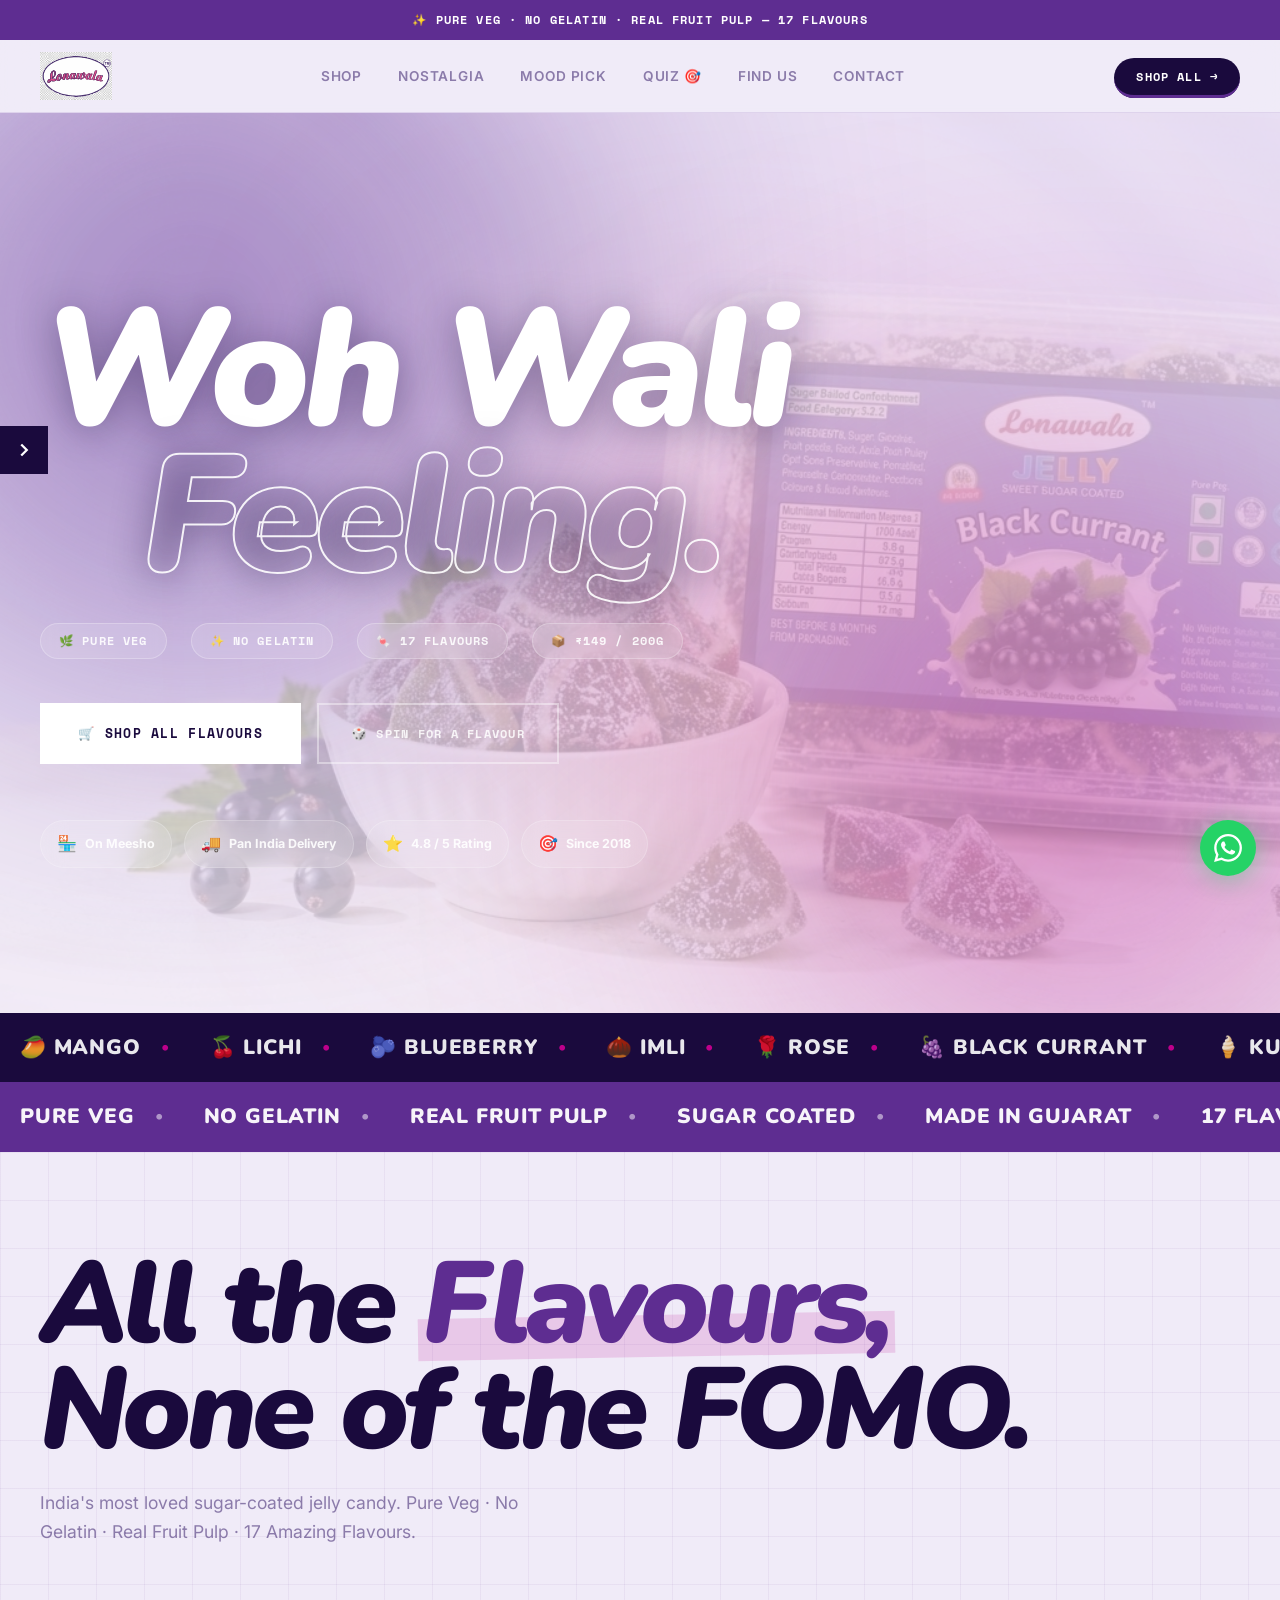
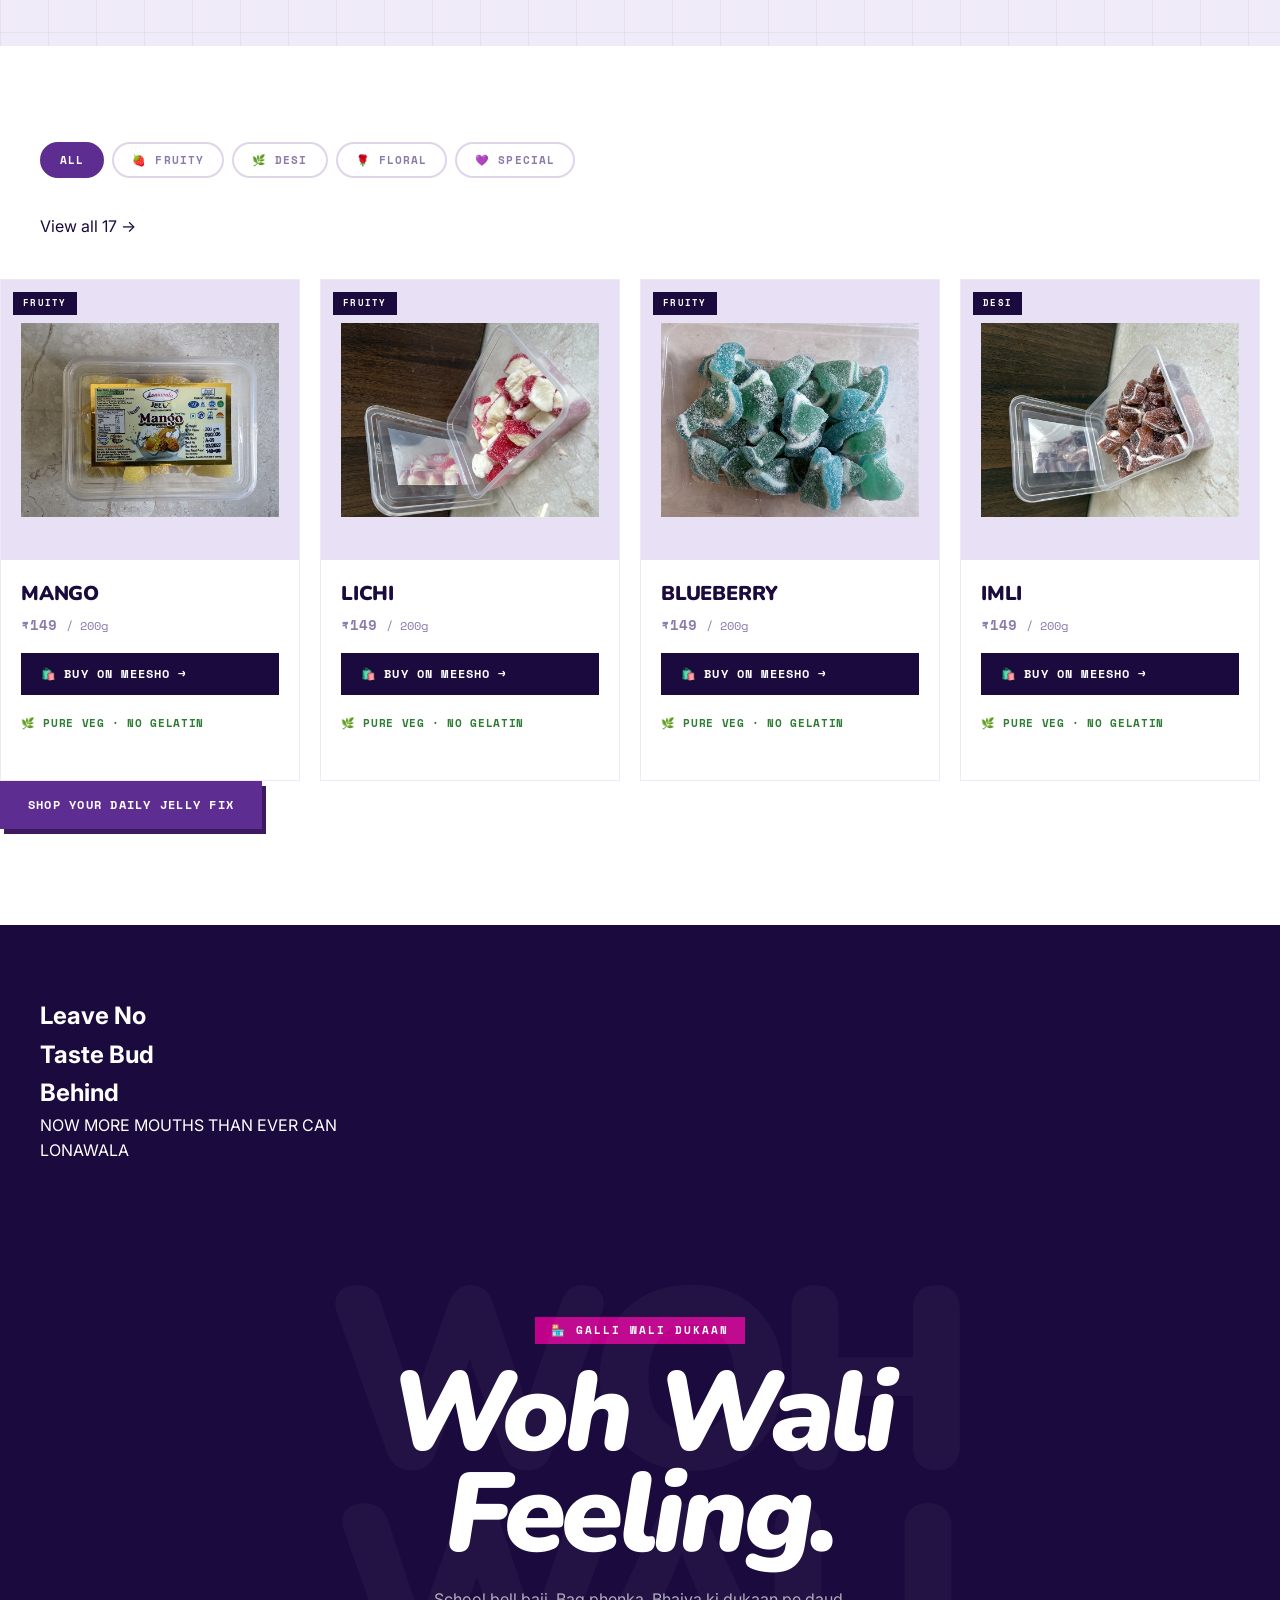
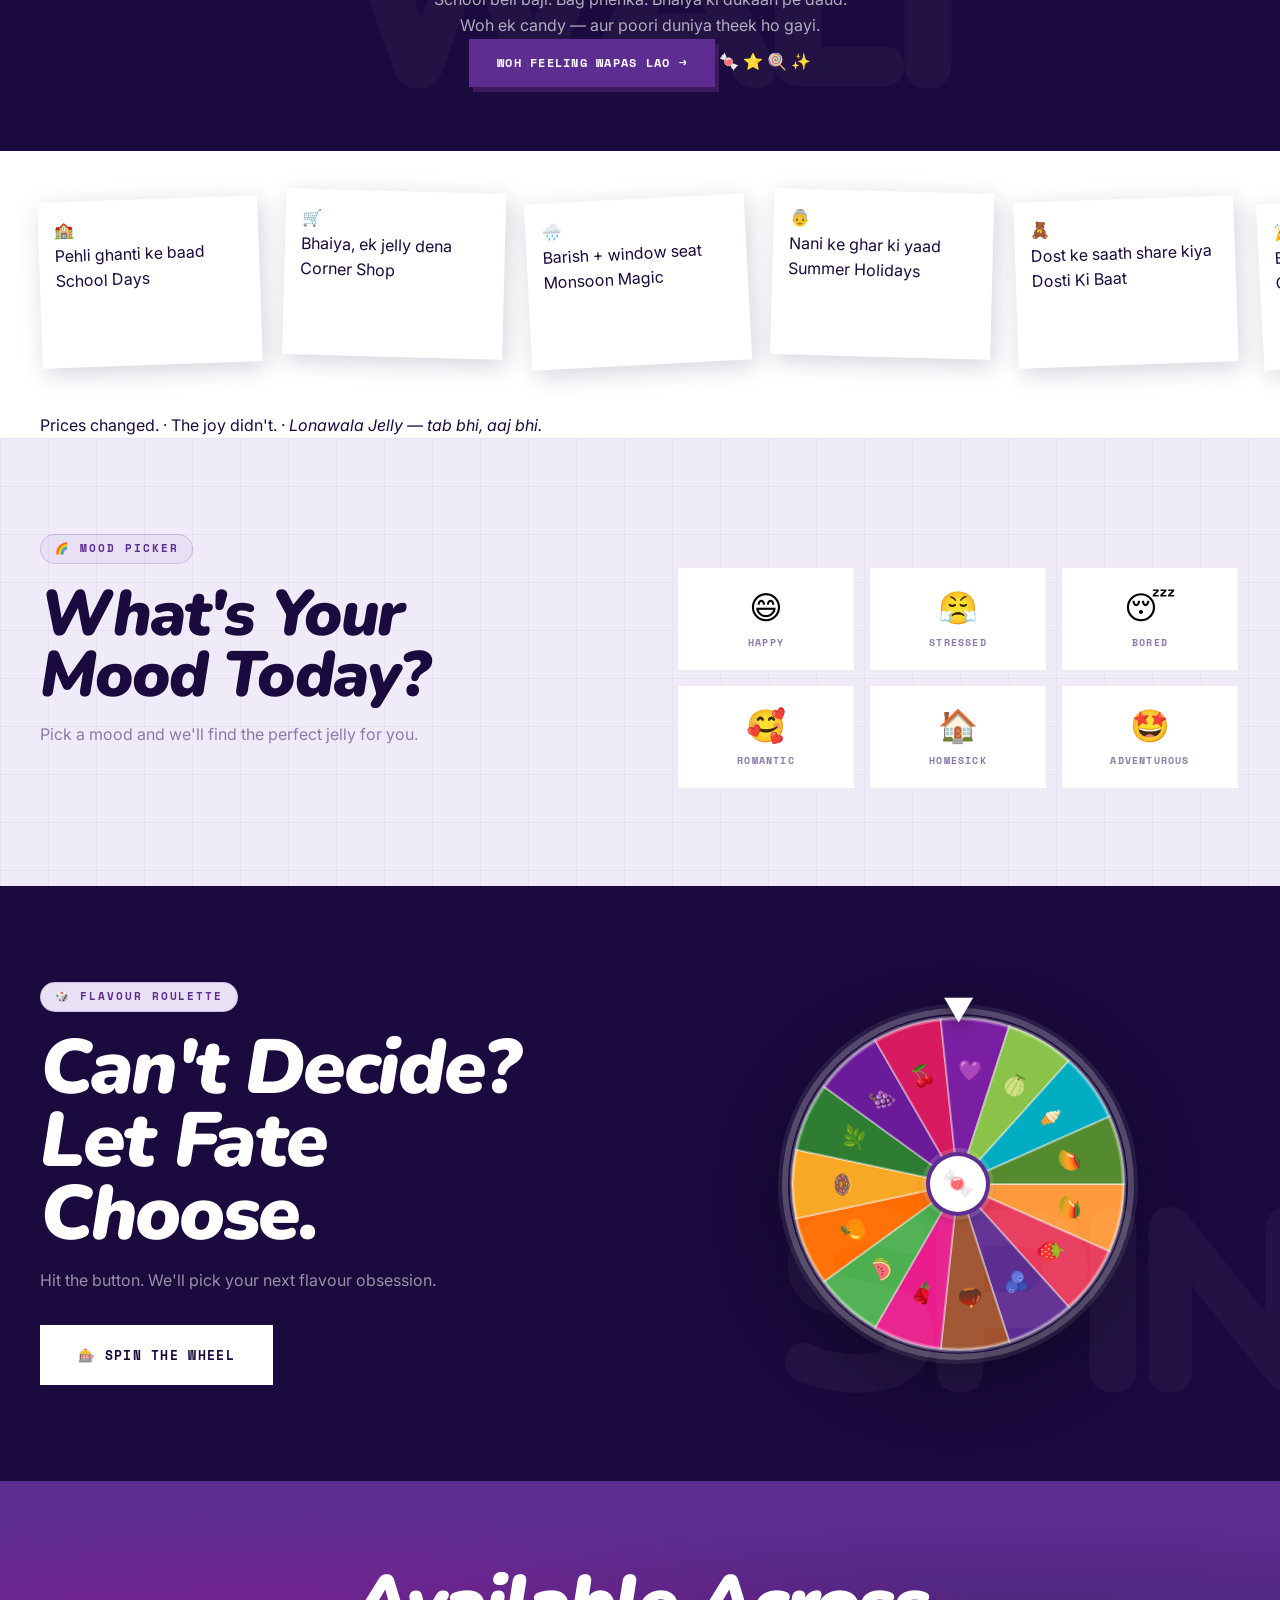
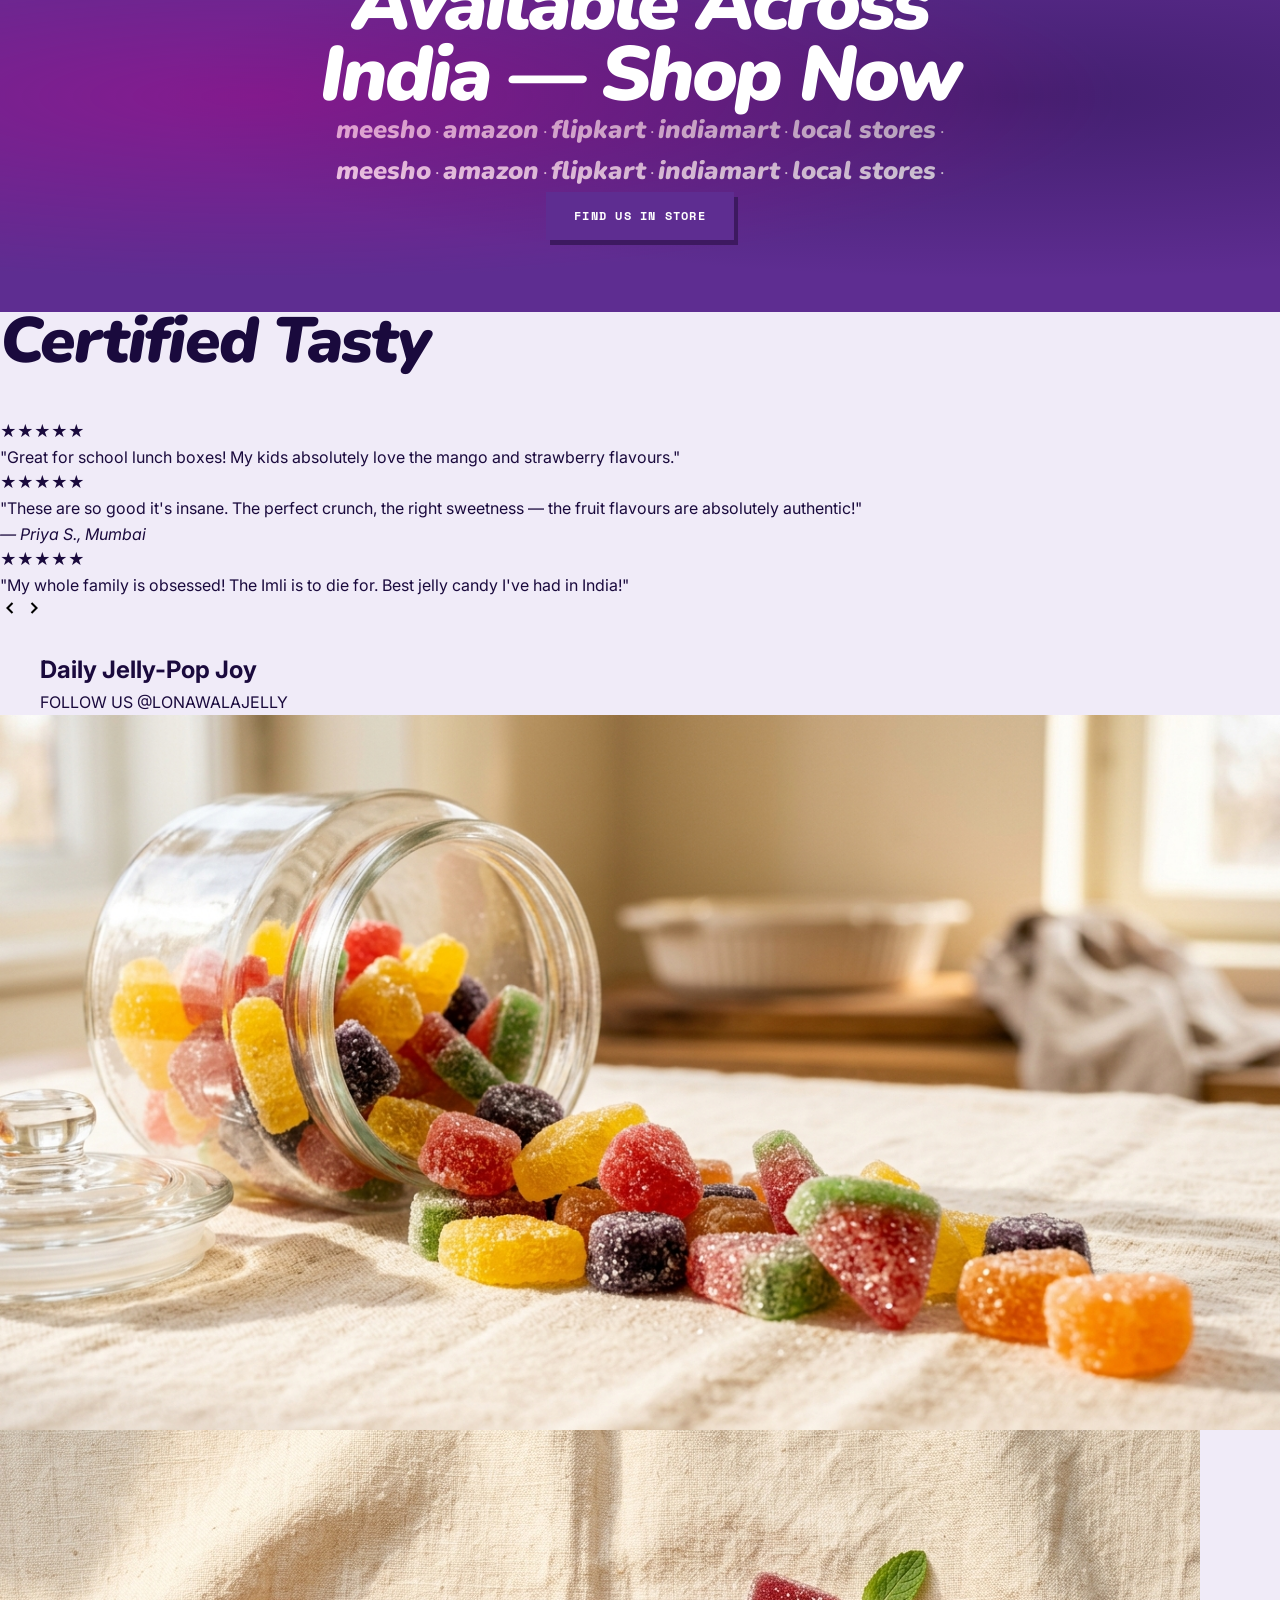
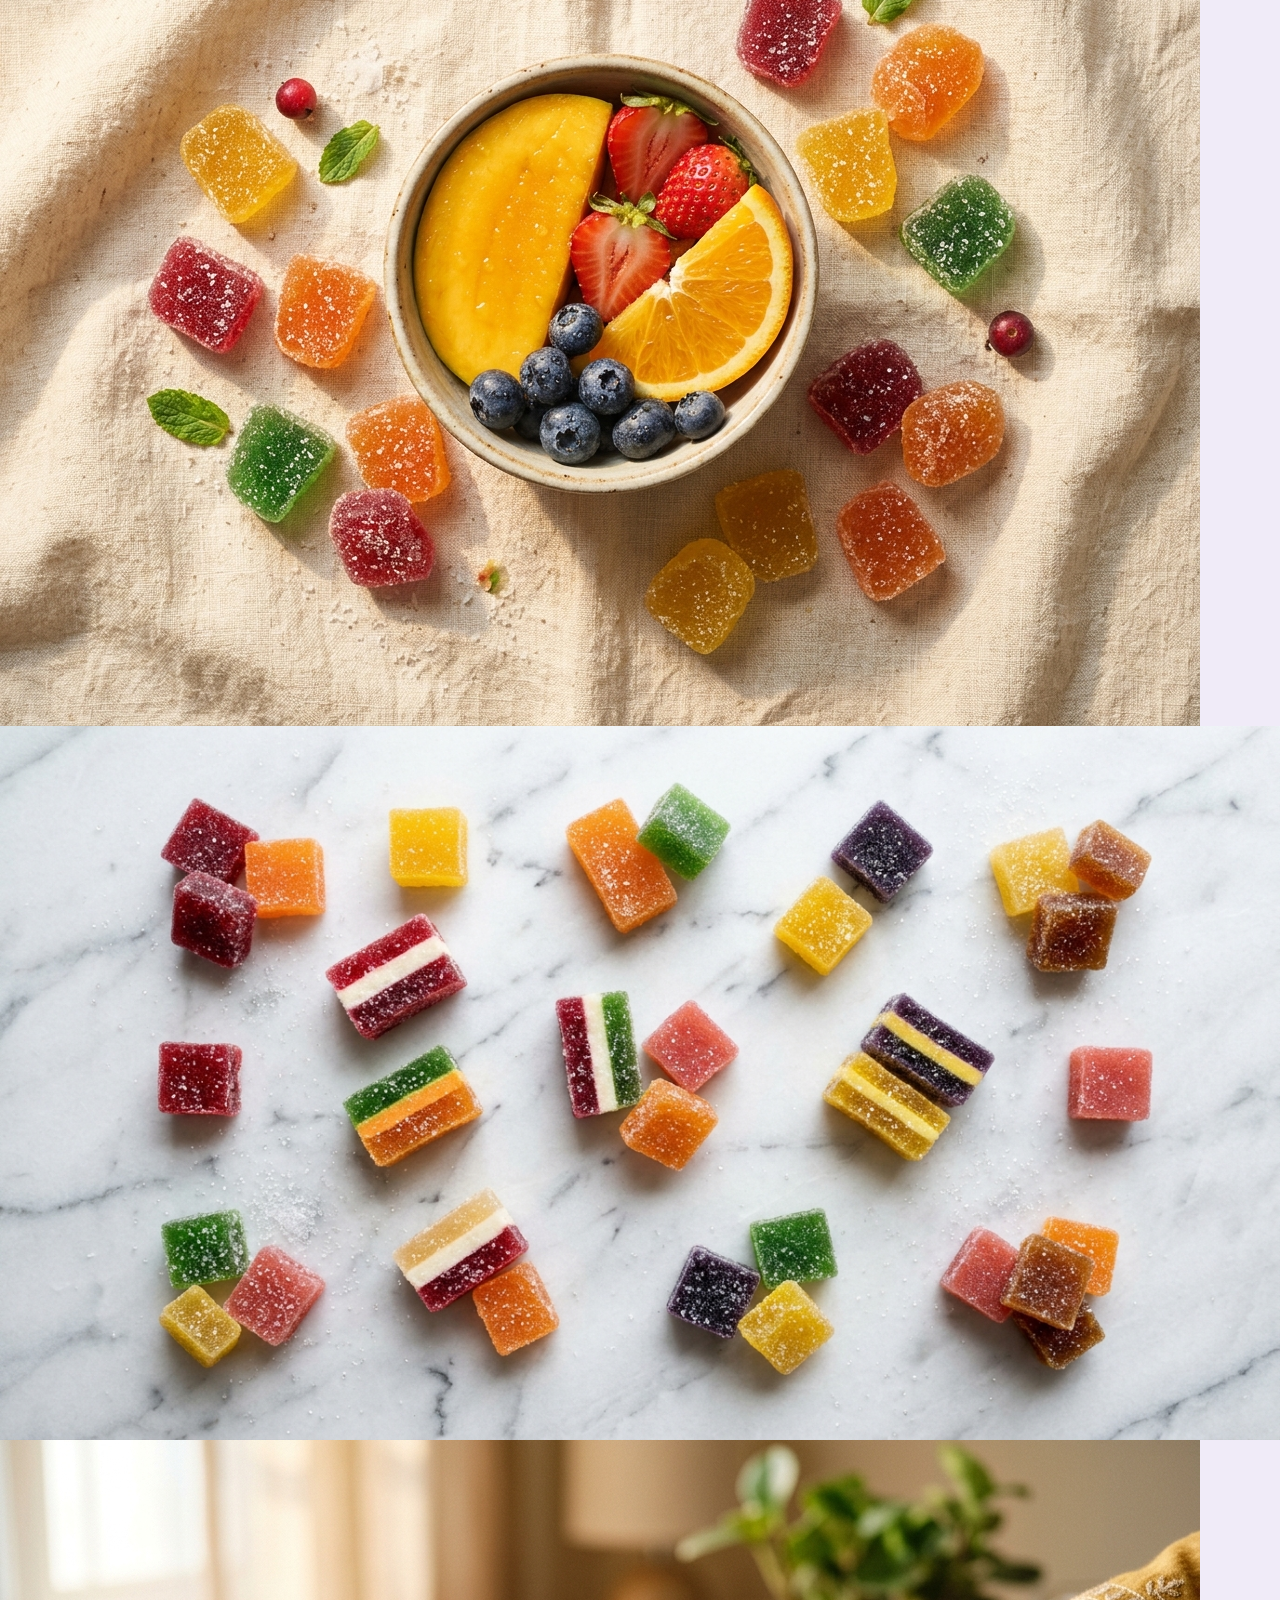
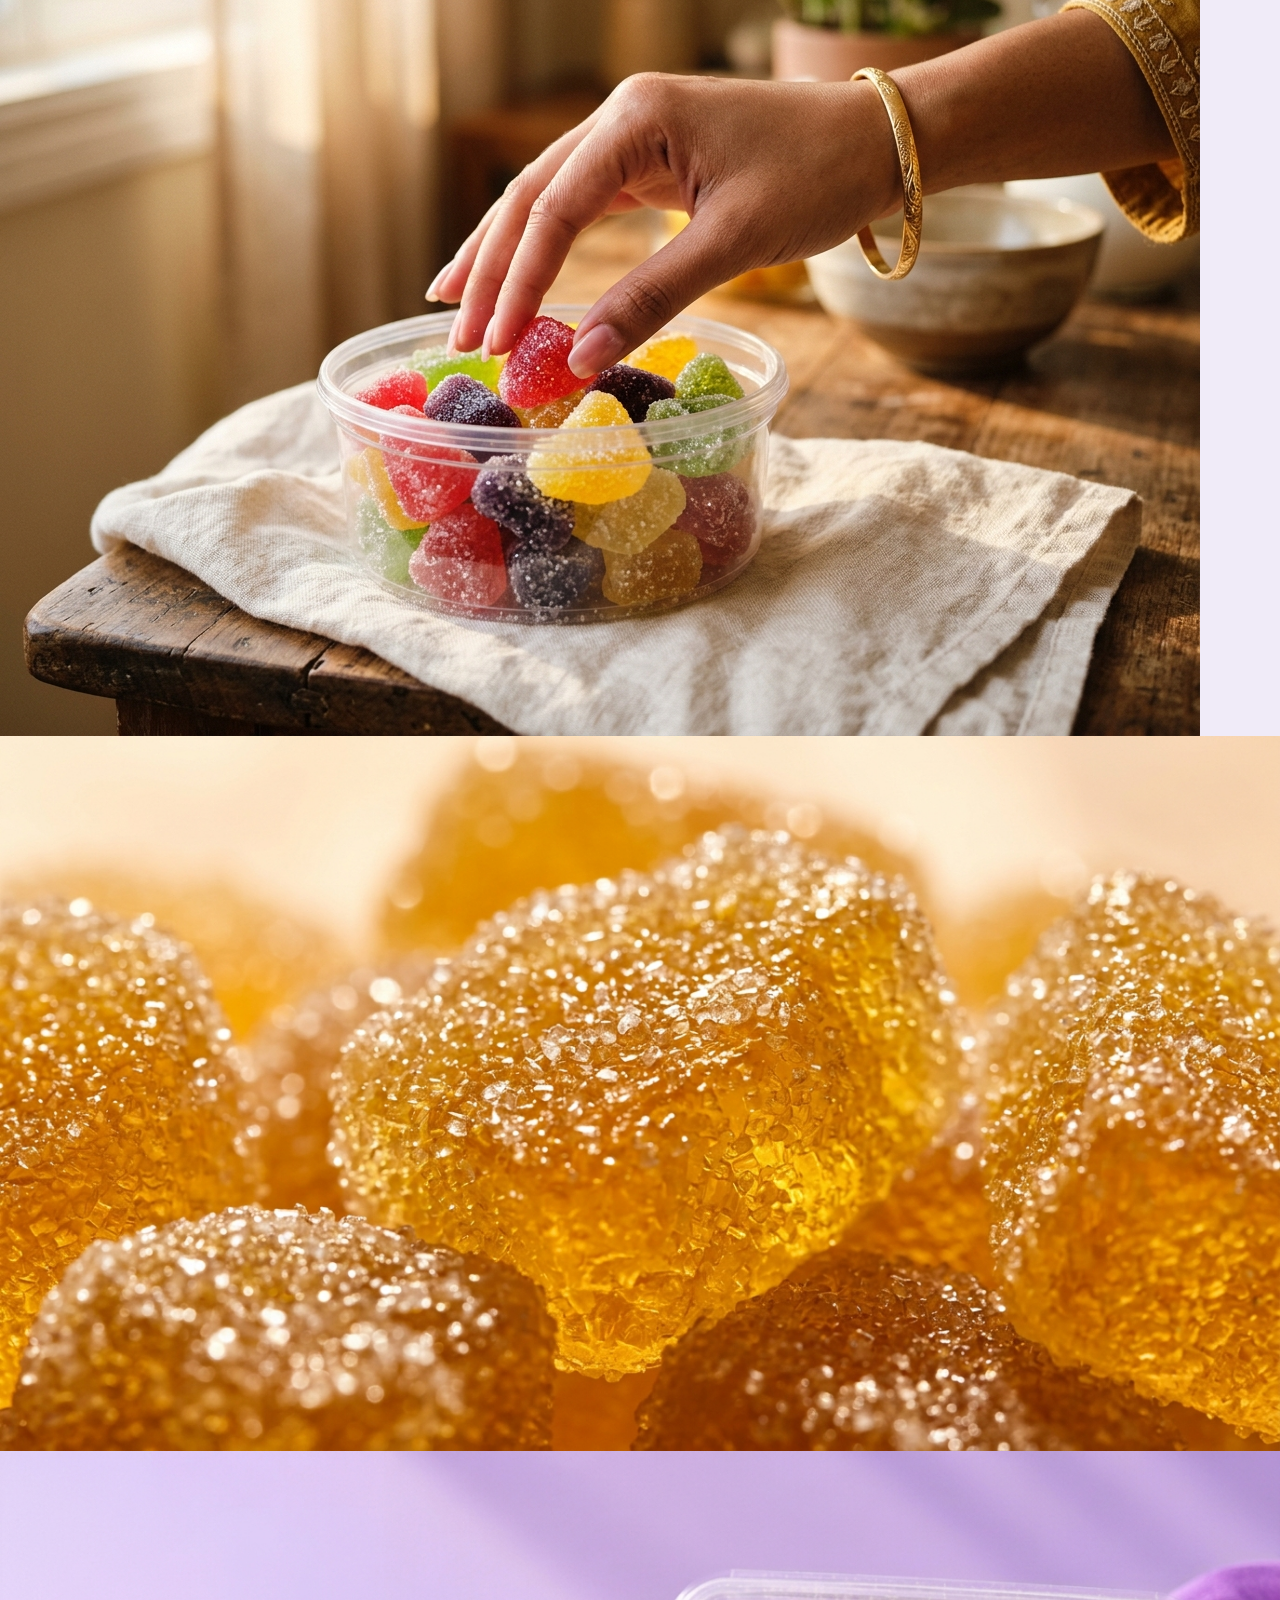
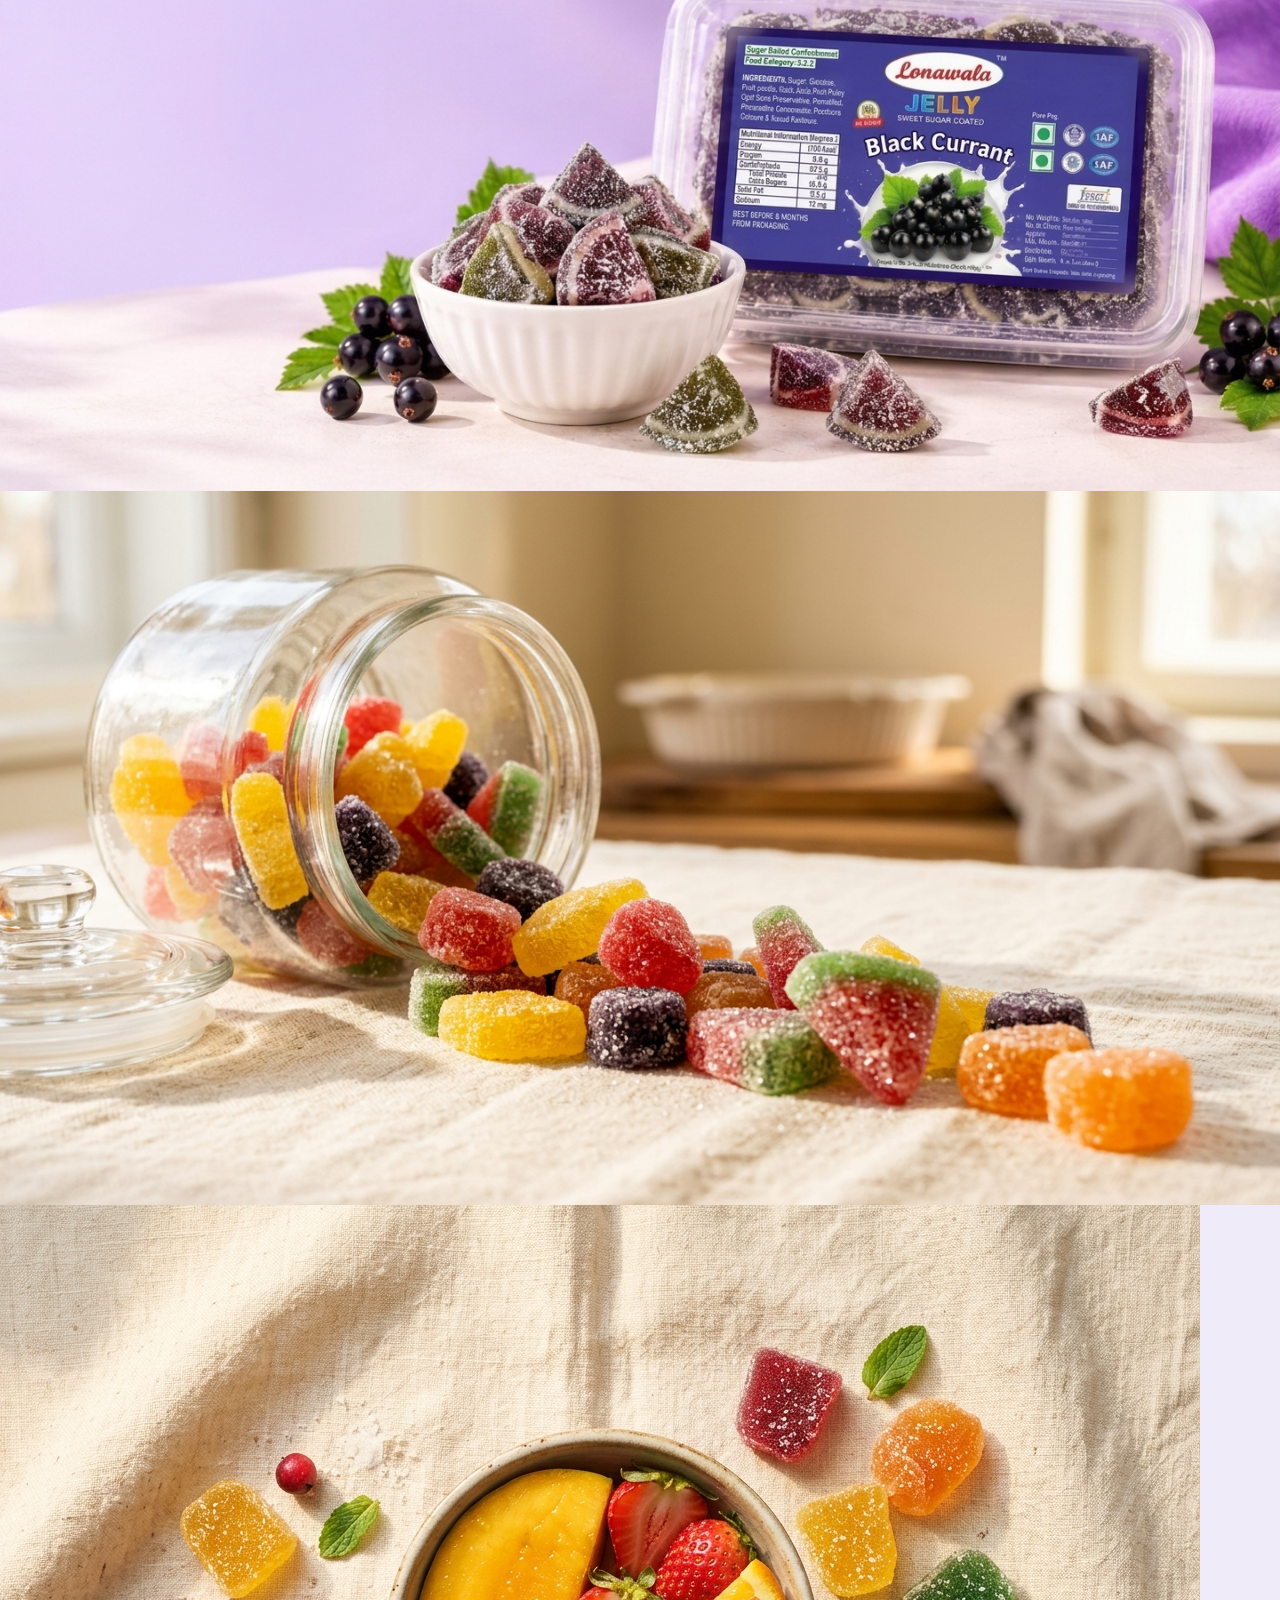
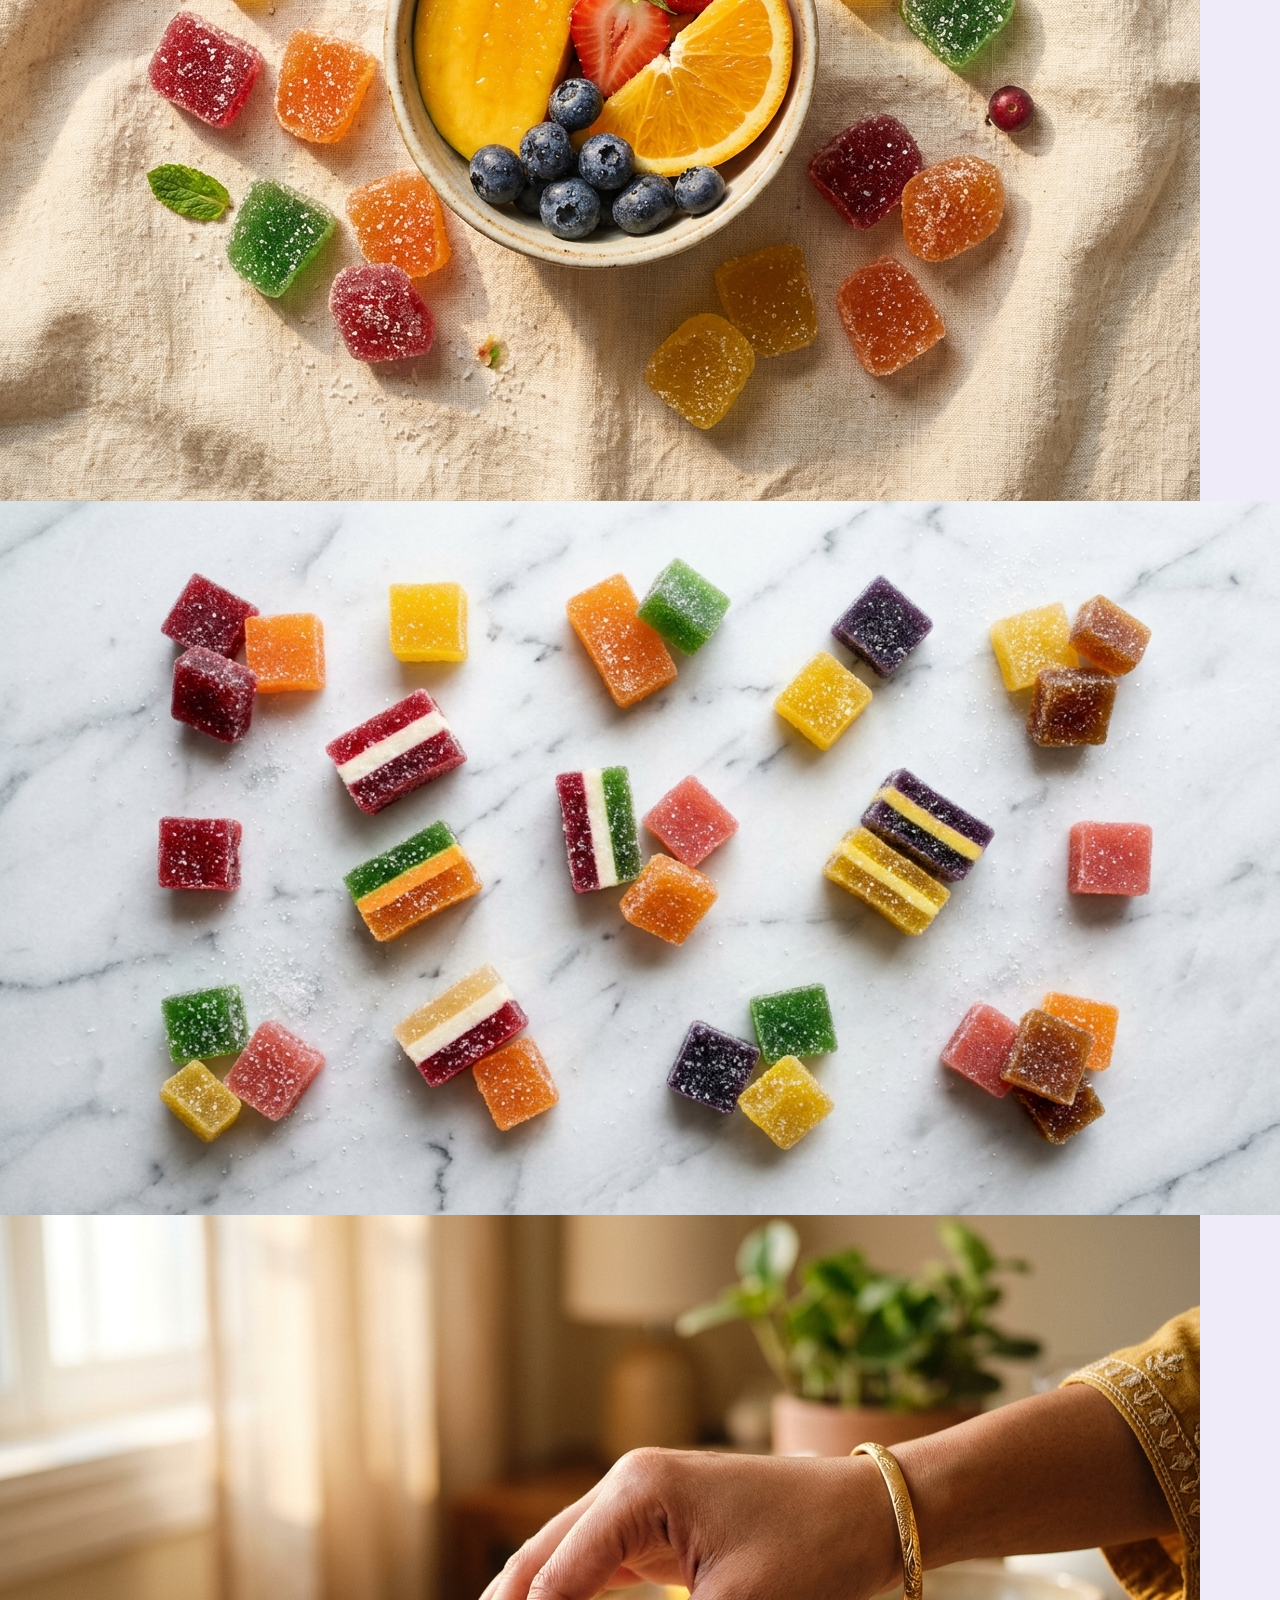
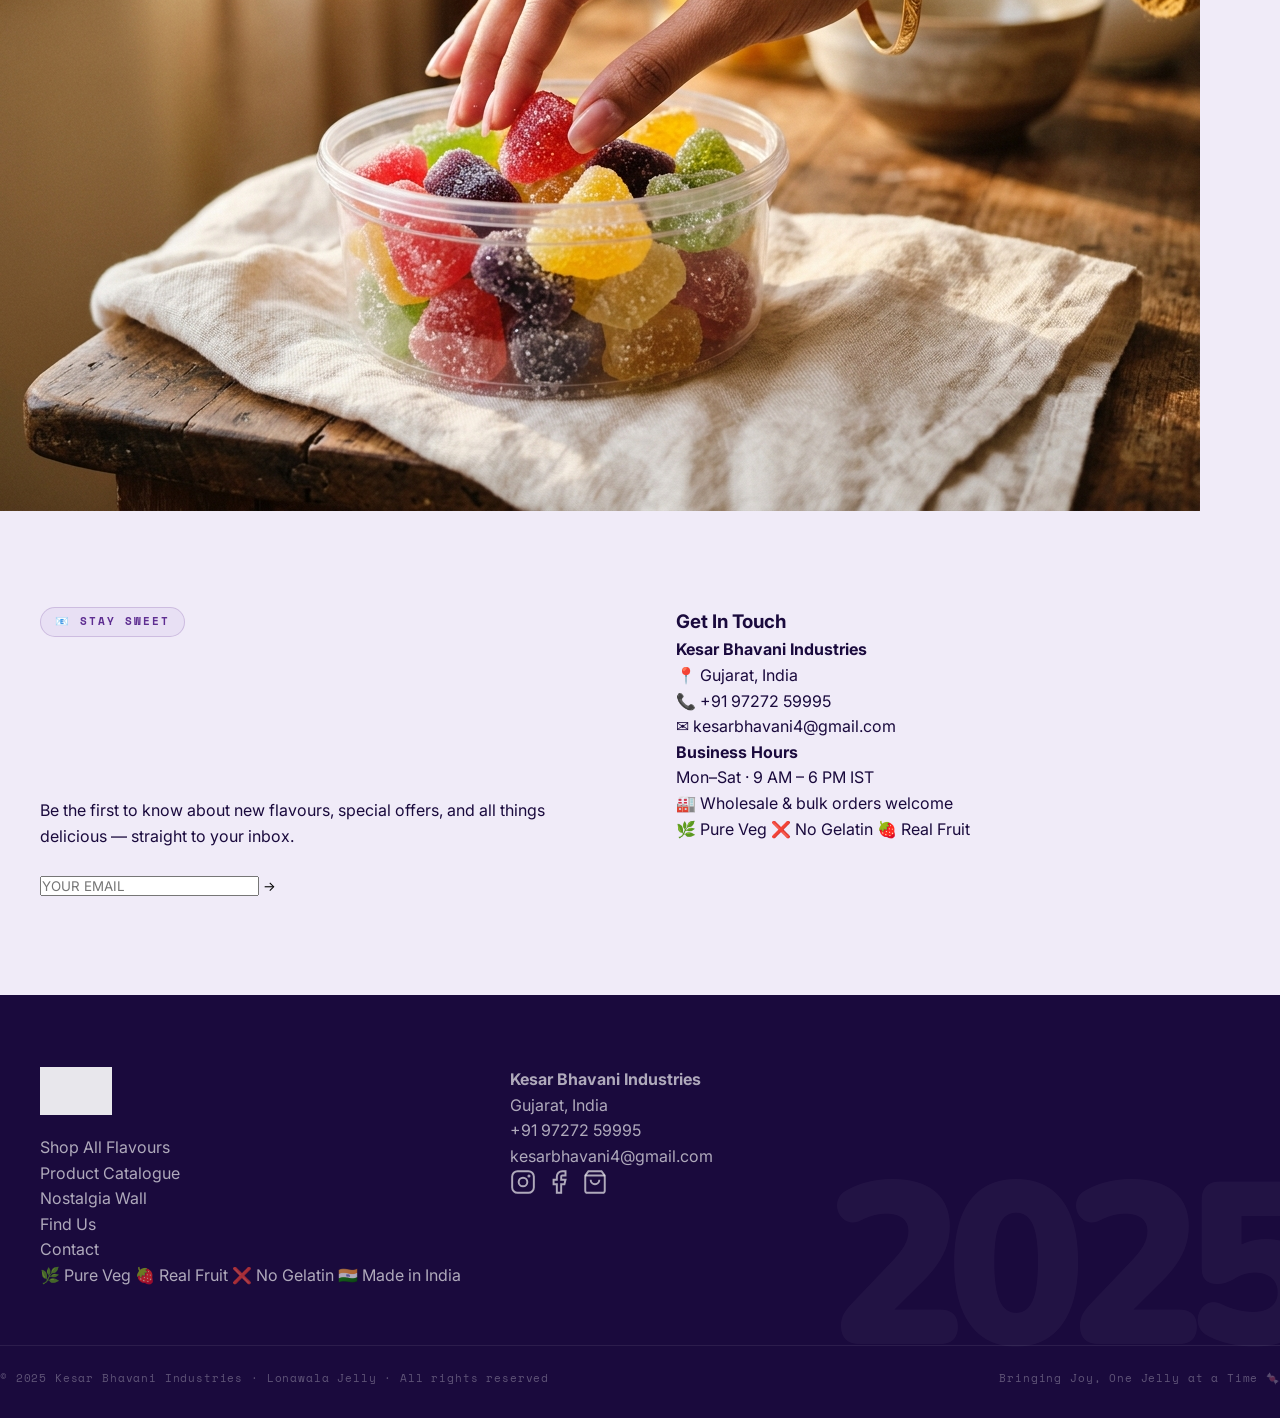
<file: website/index.html>
<!DOCTYPE html>
<html lang="en">
<head>
  <meta charset="UTF-8"/>
  <meta name="viewport" content="width=device-width, initial-scale=1.0"/>
  <title>Lonawala Jelly – 17 Flavours of Pure Joy | Premium Sugar Coated Candy</title>
  <meta name="description" content="Lonawala Jelly — India's most loved sugar-coated jelly candy in 17 amazing flavours. Pure Veg, No Gelatin. That woh wali feeling, every single bite."/>
  <meta name="keywords" content="Lonawala Jelly, jelly candy India, sugar coated candy, mango jelly, pure veg candy, buy jelly online, Meesho jelly"/>
  <meta property="og:title" content="Lonawala Jelly – 17 Flavours of Pure Joy"/>
  <meta property="og:description" content="India's most loved jelly candy. Pure Veg · No Gelatin · 17 Flavours. Shop on Meesho."/>
  <meta property="og:image" content="https://lonawala-jelly.pages.dev/assets/hero-poster.jpg"/>
  <meta property="og:url" content="https://lonawala-jelly.pages.dev/"/>
  <link rel="icon" href="assets/logo.svg" type="image/svg+xml"/>
  <link rel="preconnect" href="https://fonts.googleapis.com"/>
  <link rel="preconnect" href="https://fonts.gstatic.com" crossorigin/>
  <link href="https://fonts.googleapis.com/css2?family=Nunito:ital,wght@0,400;0,600;0,700;0,800;0,900;1,800;1,900&family=Inter:wght@300;400;500;600;700&display=swap" rel="stylesheet"/>
  <link rel="stylesheet" href="style.css"/>
  <script type="application/ld+json">{"@context":"https://schema.org","@type":"Organization","name":"Lonawala Jelly","url":"https://lonawala-jelly.pages.dev","logo":"https://lonawala-jelly.pages.dev/assets/logo.svg","contactPoint":{"@type":"ContactPoint","telephone":"+91-97272-59995","email":"kesarbhavani4@gmail.com"}}</script>
</head>
<body>

<!-- ══════════════════════════════════════
     ANNOUNCEMENT BAR
══════════════════════════════════════ -->
<div class="ann-bar" id="ann-bar">
  <div class="ann-messages" id="ann-messages">
    <span class="ann-msg active">🍬 Free delivery on orders above ₹499 — Shop Now →</span>
    <span class="ann-msg">✨ Pure Veg · No Gelatin · Real Fruit Pulp — 17 Flavours</span>
    <span class="ann-msg">🏪 Available on Meesho · Amazon · Flipkart · Local Stores</span>
    <span class="ann-msg">🌟 New: Kulfi Sandwich & Sweetheart Heart Pack are here!</span>
  </div>
</div>

<!-- ══════════════════════════════════════
     HEADER / NAV
══════════════════════════════════════ -->
<header id="header">
  <nav class="nav container">
    <button class="hamburger" id="hamburger" aria-label="Menu" aria-expanded="false">
      <span></span><span></span><span></span>
    </button>
    <a href="/" class="nav-logo" aria-label="Lonawala Jelly Home">
      <img src="assets/logo.svg" alt="Lonawala Jelly" height="52"/>
    </a>
    <ul class="nav-links" id="nav-links">
      <li><a href="#shop">Shop</a></li>
      <li><a href="#nostalgia">Nostalgia</a></li>
      <li><a href="#mood">Mood Pick</a></li>
      <li><a href="quiz.html">Quiz 🎯</a></li>
      <li><a href="#find-us">Find Us</a></li>
      <li><a href="#contact">Contact</a></li>
    </ul>
    <div class="nav-actions">
      <a href="shop.html" class="nav-cta">Shop All →</a>
    </div>
  </nav>
</header>

<!-- Mobile Drawer -->
<div class="drawer" id="drawer" aria-hidden="true">
  <div class="drawer-top">
    <img src="assets/logo.svg" alt="Lonawala Jelly" height="44"/>
    <button class="drawer-close" id="drawer-close" aria-label="Close">✕</button>
  </div>
  <ul class="drawer-links">
    <li><a href="#shop">🛒 Shop All Flavours</a></li>
    <li><a href="#nostalgia">✨ Nostalgia</a></li>
    <li><a href="#mood">🌈 Mood Picker</a></li>
    <li><a href="#roulette">🎲 Flavour Roulette</a></li>
    <li><a href="quiz.html">🎯 Candy Quiz</a></li>
    <li><a href="#find-us">🏪 Find Us</a></li>
    <li><a href="#contact">📞 Contact</a></li>
  </ul>
  <a href="shop.html" class="drawer-cta">Shop All Flavours →</a>
  <div class="drawer-info">
    <p>📞 +91 97272 59995</p>
    <p>✉️ kesarbhavani4@gmail.com</p>
  </div>
</div>
<div class="drawer-overlay" id="drawer-overlay"></div>

<!-- ══════════════════════════════════════
     HERO — Brutalist Poster (Superdesign)
══════════════════════════════════════ -->
<section class="hero" id="home">
  <!-- Animated gradient blobs -->
  <div class="hero-blob hero-blob-1" aria-hidden="true"></div>
  <div class="hero-blob hero-blob-2" aria-hidden="true"></div>
  <div class="hero-blob hero-blob-3" aria-hidden="true"></div>
  <!-- Faint poster bg -->
  <div class="hero-bg" aria-hidden="true"></div>
  <div class="hero-content">
    <div class="container">
      <!-- Brutalist oversized headline with indented line 2 -->
      <h1 class="hero-title">
        Woh Wali
        <span class="line-2 accent-word">Feeling.</span>
      </h1>
      <!-- Glassmorphism badges row -->
      <div class="hero-meta">
        <span class="hero-badge">🌿 Pure Veg</span>
        <span class="hero-badge">✨ No Gelatin</span>
        <span class="hero-badge">🍬 17 Flavours</span>
        <span class="hero-badge">📦 ₹149 / 200g</span>
      </div>
      <!-- CTA row — brutalist slide-in buttons -->
      <div class="hero-cta-row">
        <a href="#shop" class="btn-brutalist">
          <span>🛒 Shop All Flavours</span>
        </a>
        <a href="#roulette" class="btn-outline">🎲 Spin for a Flavour</a>
      </div>
      <!-- Trust strip -->
      <div class="hero-trust">
        <div class="trust-badge"><span>🏪</span> On Meesho</div>
        <div class="trust-badge"><span>🚚</span> Pan India Delivery</div>
        <div class="trust-badge"><span>⭐</span> 4.8 / 5 Rating</div>
        <div class="trust-badge"><span>🎯</span> Since 2018</div>
      </div>
    </div>
  </div>
</section>

<!-- ══════════════════════════════════════
     FLAVOUR MARQUEE — Brutalist dual strip
══════════════════════════════════════ -->
<div class="marquee-section">
  <div class="marquee-track">
    <div class="marquee-item">🥭 Mango <span class="dot">•</span></div>
    <div class="marquee-item">🍒 Lichi <span class="dot">•</span></div>
    <div class="marquee-item">🫐 Blueberry <span class="dot">•</span></div>
    <div class="marquee-item">🌰 Imli <span class="dot">•</span></div>
    <div class="marquee-item">🌹 Rose <span class="dot">•</span></div>
    <div class="marquee-item">🍇 Black Currant <span class="dot">•</span></div>
    <div class="marquee-item">🍦 Kulfi Sandwich <span class="dot">•</span></div>
    <div class="marquee-item">🥭 Green Mango <span class="dot">•</span></div>
    <div class="marquee-item">🍉 Watermelon <span class="dot">•</span></div>
    <div class="marquee-item">🍓 Strawberry <span class="dot">•</span></div>
    <div class="marquee-item">🍈 Guava <span class="dot">•</span></div>
    <div class="marquee-item">🌿 PAN <span class="dot">•</span></div>
    <div class="marquee-item">🍩 Jalebi <span class="dot">•</span></div>
    <div class="marquee-item">💜 Sweetheart <span class="dot">•</span></div>
    <div class="marquee-item">🍊 Orange <span class="dot">•</span></div>
    <!-- duplicate for seamless loop -->
    <div class="marquee-item">🥭 Mango <span class="dot">•</span></div>
    <div class="marquee-item">🍒 Lichi <span class="dot">•</span></div>
    <div class="marquee-item">🫐 Blueberry <span class="dot">•</span></div>
    <div class="marquee-item">🌰 Imli <span class="dot">•</span></div>
    <div class="marquee-item">🌹 Rose <span class="dot">•</span></div>
    <div class="marquee-item">🍇 Black Currant <span class="dot">•</span></div>
    <div class="marquee-item">🍦 Kulfi Sandwich <span class="dot">•</span></div>
    <div class="marquee-item">🥭 Green Mango <span class="dot">•</span></div>
    <div class="marquee-item">🍉 Watermelon <span class="dot">•</span></div>
    <div class="marquee-item">🍓 Strawberry <span class="dot">•</span></div>
  </div>
</div>
<div class="marquee-section light">
  <div class="marquee-track reverse">
    <div class="marquee-item">Pure Veg <span class="dot">•</span></div>
    <div class="marquee-item">No Gelatin <span class="dot">•</span></div>
    <div class="marquee-item">Real Fruit Pulp <span class="dot">•</span></div>
    <div class="marquee-item">Sugar Coated <span class="dot">•</span></div>
    <div class="marquee-item">Made in Gujarat <span class="dot">•</span></div>
    <div class="marquee-item">17 Flavours <span class="dot">•</span></div>
    <div class="marquee-item">Pan India Delivery <span class="dot">•</span></div>
    <div class="marquee-item">₹149 Only <span class="dot">•</span></div>
    <div class="marquee-item">Pure Veg <span class="dot">•</span></div>
    <div class="marquee-item">No Gelatin <span class="dot">•</span></div>
    <div class="marquee-item">Real Fruit Pulp <span class="dot">•</span></div>
    <div class="marquee-item">Sugar Coated <span class="dot">•</span></div>
    <div class="marquee-item">Made in Gujarat <span class="dot">•</span></div>
    <div class="marquee-item">17 Flavours <span class="dot">•</span></div>
    <div class="marquee-item">Pan India Delivery <span class="dot">•</span></div>
    <div class="marquee-item">₹149 Only <span class="dot">•</span></div>
  </div>
</div>

<!-- ══════════════════════════════════════
     TAGLINE — Bold Editorial grid bg
══════════════════════════════════════ -->
<section class="tagline-section">
  <div class="container">
    <h2 class="tagline-text reveal">All the <span class="highlight">Flavours,</span><br>None of the FOMO.</h2>
    <p class="tagline-sub reveal">India's most loved sugar-coated jelly candy. Pure Veg · No Gelatin · Real Fruit Pulp · 17 Amazing Flavours.</p>
  </div>
</section>

<!-- ══════════════════════════════════════
     PRODUCT CAROUSEL
══════════════════════════════════════ -->
<section class="shop-section" id="shop">
  <div class="shop-header container">
    <div class="filter-tabs" id="filter-tabs" role="tablist">
      <button class="tab active" data-cat="all" role="tab" aria-selected="true">All</button>
      <button class="tab" data-cat="fruit" role="tab">🍓 Fruity</button>
      <button class="tab" data-cat="desi" role="tab">🌿 Desi</button>
      <button class="tab" data-cat="floral" role="tab">🌹 Floral</button>
      <button class="tab" data-cat="special" role="tab">💜 Special</button>
    </div>
    <a href="shop.html" class="shop-view-all">View all 17 →</a>
  </div>
  <div class="carousel-wrap">
    <div class="carousel-viewport" id="carousel-viewport">
      <div class="carousel-track" id="carousel-track">
        <!-- injected by JS -->
      </div>
    </div>
    <button class="car-btn car-prev" id="car-prev" aria-label="Previous">
      <svg width="22" height="22" viewBox="0 0 24 24" fill="none" stroke="currentColor" stroke-width="2.5"><path d="m15 18-6-6 6-6"/></svg>
    </button>
    <button class="car-btn car-next" id="car-next" aria-label="Next">
      <svg width="22" height="22" viewBox="0 0 24 24" fill="none" stroke="currentColor" stroke-width="2.5"><path d="m9 18 6-6-6-6"/></svg>
    </button>
  </div>
  <div class="shop-cta-wrap">
    <div class="offset-btn-wrap">
      <a href="shop.html" class="offset-btn offset-btn-primary">Shop Your Daily Jelly Fix</a>
    </div>
  </div>
</section>

<!-- ══════════════════════════════════════
     WHY LONAWALA — 4 BADGES
══════════════════════════════════════ -->
<section class="why-section">
  <div class="why-inner container">
    <div class="why-text">
      <h2 class="why-heading reveal">Leave No<br>Taste Bud<br>Behind</h2>
      <p class="why-sub">NOW MORE MOUTHS THAN EVER CAN LONAWALA</p>
    </div>
    <div class="why-grid">
      <div class="why-card reveal">
        <div class="why-icon">🌿</div>
        <h3>100% Pure Veg</h3>
        <p>No animal products, no gelatin — ever. Safe for everyone in the family.</p>
      </div>
      <div class="why-card reveal">
        <div class="why-icon">🍓</div>
        <h3>Real Fruit Pulp</h3>
        <p>Made with genuine fruit extracts for flavours that actually taste real.</p>
      </div>
      <div class="why-card reveal">
        <div class="why-icon">✨</div>
        <h3>Sugar Coated</h3>
        <p>That satisfying crunch on the outside. Soft, chewy joy on the inside.</p>
      </div>
      <div class="why-card reveal">
        <div class="why-icon">🇮🇳</div>
        <h3>Made in Gujarat</h3>
        <p>Proudly crafted in the heart of India, with love and quality you can taste.</p>
      </div>
    </div>
  </div>
</section>

<!-- ══════════════════════════════════════
     NOSTALGIA — "WOH WALI FEELING"
══════════════════════════════════════ -->
<section class="nostalgia-section" id="nostalgia">
  <div class="nostalgia-top container">
    <div class="nostalgia-label">🏪 Galli Wali Dukaan</div>
    <h2 class="nostalgia-heading reveal">
      Woh Wali<br><em>Feeling.</em>
    </h2>
    <p class="nostalgia-sub">School bell baji. Bag phenka. Bhaiya ki dukaan pe daud.<br>Woh ek candy — aur poori duniya theek ho gayi.</p>
    <div class="offset-btn-wrap nostalgia-btn">
      <a href="#shop" class="offset-btn offset-btn-light">Woh Feeling Wapas Lao →</a>
    </div>
    <!-- decorative floaters -->
    <span class="n-deco n-deco-1" aria-hidden="true">🍬</span>
    <span class="n-deco n-deco-2" aria-hidden="true">⭐</span>
    <span class="n-deco n-deco-3" aria-hidden="true">🍭</span>
    <span class="n-deco n-deco-4" aria-hidden="true">✨</span>
  </div>

  <!-- Polaroid Reel -->
  <div class="polaroid-reel-wrap">
    <div class="polaroid-reel" id="polaroid-reel">
      <div class="polaroid tilt-left">
        <div class="p-img" style="--bg:#FFF3CD">🏫</div>
        <p class="p-caption">Pehli ghanti ke baad</p>
        <span class="p-date">School Days</span>
      </div>
      <div class="polaroid tilt-right">
        <div class="p-img" style="--bg:#FFE0E0">🛒</div>
        <p class="p-caption">Bhaiya, ek jelly dena</p>
        <span class="p-date">Corner Shop</span>
      </div>
      <div class="polaroid tilt-none">
        <div class="p-img" style="--bg:#E0F0FF">🌧️</div>
        <p class="p-caption">Barish + window seat</p>
        <span class="p-date">Monsoon Magic</span>
      </div>
      <div class="polaroid tilt-left">
        <div class="p-img" style="--bg:#E8FFE0">👵</div>
        <p class="p-caption">Nani ke ghar ki yaad</p>
        <span class="p-date">Summer Holidays</span>
      </div>
      <div class="polaroid tilt-right">
        <div class="p-img" style="--bg:#FFF0E0">🧸</div>
        <p class="p-caption">Dost ke saath share kiya</p>
        <span class="p-date">Dosti Ki Baat</span>
      </div>
      <div class="polaroid tilt-none">
        <div class="p-img" style="--bg:#F0E8FF">🎉</div>
        <p class="p-caption">Birthday treat, sab ke liye</p>
        <span class="p-date">Celebration</span>
      </div>
      <div class="polaroid tilt-left">
        <div class="p-img" style="--bg:#FFE8F0">🚌</div>
        <p class="p-caption">Bus mein chupaake khaya</p>
        <span class="p-date">The Sneaky Bite</span>
      </div>
      <div class="polaroid tilt-right">
        <div class="p-img" style="--bg:#E8FFF0">🌟</div>
        <p class="p-caption">10/10 marks ki reward</p>
        <span class="p-date">Gold Star Moment</span>
      </div>
      <!-- duplicates for loop -->
      <div class="polaroid tilt-left" aria-hidden="true">
        <div class="p-img" style="--bg:#FFF3CD">🏫</div>
        <p class="p-caption">Pehli ghanti ke baad</p>
        <span class="p-date">School Days</span>
      </div>
      <div class="polaroid tilt-right" aria-hidden="true">
        <div class="p-img" style="--bg:#FFE0E0">🛒</div>
        <p class="p-caption">Bhaiya, ek jelly dena</p>
        <span class="p-date">Corner Shop</span>
      </div>
      <div class="polaroid tilt-none" aria-hidden="true">
        <div class="p-img" style="--bg:#E0F0FF">🌧️</div>
        <p class="p-caption">Barish + window seat</p>
        <span class="p-date">Monsoon Magic</span>
      </div>
      <div class="polaroid tilt-left" aria-hidden="true">
        <div class="p-img" style="--bg:#E8FFE0">👵</div>
        <p class="p-caption">Nani ke ghar ki yaad</p>
        <span class="p-date">Summer Holidays</span>
      </div>
    </div>
  </div>

  <div class="nostalgia-footer container">
    <p class="nostalgia-tagline">
      <span>Prices changed.</span>
      <span class="ndot"> · </span>
      <span>The joy didn't.</span>
      <span class="ndot"> · </span>
      <em>Lonawala Jelly — tab bhi, aaj bhi.</em>
    </p>
  </div>
</section>

<!-- ══════════════════════════════════════
     MOOD SELECTOR
══════════════════════════════════════ -->
<section class="mood-section" id="mood">
  <div class="mood-inner container">
    <div class="mood-text">
      <div class="section-label">🌈 Mood Picker</div>
      <h2 class="mood-heading reveal">What's Your<br>Mood Today?</h2>
      <p class="mood-sub">Pick a mood and we'll find the perfect jelly for you.</p>
    </div>
    <div class="mood-cards" id="mood-cards">
      <button class="mood-card" data-mood="happy" aria-label="Happy">
        <span class="mood-emoji">😄</span>
        <span class="mood-label">Happy</span>
      </button>
      <button class="mood-card" data-mood="stressed" aria-label="Stressed">
        <span class="mood-emoji">😤</span>
        <span class="mood-label">Stressed</span>
      </button>
      <button class="mood-card" data-mood="bored" aria-label="Bored">
        <span class="mood-emoji">😴</span>
        <span class="mood-label">Bored</span>
      </button>
      <button class="mood-card" data-mood="romantic" aria-label="Romantic">
        <span class="mood-emoji">🥰</span>
        <span class="mood-label">Romantic</span>
      </button>
      <button class="mood-card" data-mood="homesick" aria-label="Homesick">
        <span class="mood-emoji">🏠</span>
        <span class="mood-label">Homesick</span>
      </button>
      <button class="mood-card" data-mood="adventurous" aria-label="Adventurous">
        <span class="mood-emoji">🤩</span>
        <span class="mood-label">Adventurous</span>
      </button>
    </div>
    <div class="mood-result" id="mood-result" aria-live="polite"></div>
  </div>
</section>

<!-- ══════════════════════════════════════
     FLAVOUR ROULETTE
══════════════════════════════════════ -->
<section class="roulette-section" id="roulette">
  <div class="roulette-inner container">
    <div class="roulette-text">
      <div class="section-label">🎲 Flavour Roulette</div>
      <h2 class="roulette-heading reveal">Can't Decide?<br>Let Fate Choose.</h2>
      <p class="roulette-sub">Hit the button. We'll pick your next flavour obsession.</p>
      <button class="spin-btn" id="spin-btn" aria-label="Spin for a flavour">
        🎰 SPIN THE WHEEL
      </button>
      <div class="roulette-result" id="roulette-result" aria-live="polite"></div>
    </div>
    <div class="roulette-display">
      <div class="wheel-wrap">
        <!-- Pointer at top -->
        <div class="wheel-pointer-top">▼</div>
        <div class="wheel-canvas-wrap">
          <canvas id="spin-canvas" width="340" height="340"></canvas>
          <!-- Center hub -->
          <div class="wheel-hub">🍬</div>
        </div>
      </div>
    </div>
  </div>
</section>

<!-- ══════════════════════════════════════
     FIND US
══════════════════════════════════════ -->
<section class="find-us" id="find-us">
  <h2 class="find-us-heading reveal">Available Across<br>India — Shop Now</h2>
  <div class="platform-marquee">
    <div class="platform-track">
      <div class="platform-set">
        <span class="platform-name">meesho</span>
        <span class="platform-sep">·</span>
        <span class="platform-name">amazon</span>
        <span class="platform-sep">·</span>
        <span class="platform-name">flipkart</span>
        <span class="platform-sep">·</span>
        <span class="platform-name">indiamart</span>
        <span class="platform-sep">·</span>
        <span class="platform-name">local stores</span>
        <span class="platform-sep">·</span>
      </div>
      <div class="platform-set" aria-hidden="true">
        <span class="platform-name">meesho</span>
        <span class="platform-sep">·</span>
        <span class="platform-name">amazon</span>
        <span class="platform-sep">·</span>
        <span class="platform-name">flipkart</span>
        <span class="platform-sep">·</span>
        <span class="platform-name">indiamart</span>
        <span class="platform-sep">·</span>
        <span class="platform-name">local stores</span>
        <span class="platform-sep">·</span>
      </div>
    </div>
  </div>
  <div class="find-us-cta">
    <div class="offset-btn-wrap">
      <a href="#contact" class="offset-btn offset-btn-light">FIND US IN STORE</a>
    </div>
  </div>
</section>

<!-- ══════════════════════════════════════
     TESTIMONIALS
══════════════════════════════════════ -->
<section class="testi-section" id="testimonials">
  <h2 class="testi-heading reveal">Certified Tasty</h2>
  <div class="testi-stage">
    <div class="testi-side testi-left">
      <div class="stars">★★★★★</div>
      <p>"Great for school lunch boxes! My kids absolutely love the mango and strawberry flavours."</p>
    </div>
    <div class="testi-center" id="testi-center">
      <div class="stars">★★★★★</div>
      <blockquote id="testi-quote">"These are so good it's insane. The perfect crunch, the right sweetness — the fruit flavours are absolutely authentic!"</blockquote>
      <cite id="testi-cite">— Priya S., Mumbai</cite>
    </div>
    <div class="testi-side testi-right">
      <div class="stars">★★★★★</div>
      <p>"My whole family is obsessed! The Imli is to die for. Best jelly candy I've had in India!"</p>
    </div>
    <button class="testi-nav testi-prev-btn" id="testi-prev" aria-label="Previous review">
      <svg width="20" height="20" viewBox="0 0 24 24" fill="none" stroke="currentColor" stroke-width="2.5"><path d="m15 18-6-6 6-6"/></svg>
    </button>
    <button class="testi-nav testi-next-btn" id="testi-next" aria-label="Next review">
      <svg width="20" height="20" viewBox="0 0 24 24" fill="none" stroke="currentColor" stroke-width="2.5"><path d="m9 18 6-6-6-6"/></svg>
    </button>
  </div>
  <div class="testi-dots" id="testi-dots">
    <button class="t-dot active" aria-label="Review 1"></button>
    <button class="t-dot" aria-label="Review 2"></button>
    <button class="t-dot" aria-label="Review 3"></button>
    <button class="t-dot" aria-label="Review 4"></button>
  </div>
</section>

<!-- ══════════════════════════════════════
     PHOTO STRIP (lifestyle images)
══════════════════════════════════════ -->
<section class="photo-strip-section">
  <div class="strip-header container">
    <h2 class="strip-heading reveal">Daily Jelly-Pop Joy</h2>
    <p class="strip-sub"><a href="https://www.instagram.com" target="_blank" rel="noopener" class="strip-ig">FOLLOW US @LONAWALAJELLY</a></p>
  </div>
  <div class="strip-wrap">
    <div class="strip-track">
      <div class="strip-item"><img src="assets/hero-lifestyle.jpg" alt="Lonawala Jelly lifestyle" loading="lazy"/></div>
      <div class="strip-item"><img src="assets/about-story.jpg" alt="Jelly assortment" loading="lazy"/></div>
      <div class="strip-item"><img src="assets/flatlay.jpg" alt="Jelly flat lay" loading="lazy"/></div>
      <div class="strip-item"><img src="assets/lifestyle-hand.jpg" alt="Enjoying jelly" loading="lazy"/></div>
      <div class="strip-item"><img src="assets/macro-texture.jpg" alt="Sugar coated texture" loading="lazy"/></div>
      <div class="strip-item"><img src="assets/hero-poster.jpg" alt="Lonawala Jelly poster" loading="lazy"/></div>
      <!-- dupes -->
      <div class="strip-item" aria-hidden="true"><img src="assets/hero-lifestyle.jpg" alt="" loading="lazy"/></div>
      <div class="strip-item" aria-hidden="true"><img src="assets/about-story.jpg" alt="" loading="lazy"/></div>
      <div class="strip-item" aria-hidden="true"><img src="assets/flatlay.jpg" alt="" loading="lazy"/></div>
      <div class="strip-item" aria-hidden="true"><img src="assets/lifestyle-hand.jpg" alt="" loading="lazy"/></div>
    </div>
  </div>
</section>

<!-- ══════════════════════════════════════
     CONTACT + NEWSLETTER
══════════════════════════════════════ -->
<section class="contact-section" id="contact">
  <div class="contact-inner container">
    <div class="contact-left">
      <div class="section-label">📧 Stay Sweet</div>
      <h2 class="contact-heading reveal">Are You Ready<br>to Partake?</h2>
      <p class="contact-sub">Be the first to know about new flavours, special offers, and all things delicious — straight to your inbox.</p>
      <form class="nl-form" id="nl-form" novalidate>
        <div class="nl-row">
          <input type="email" id="nl-email" placeholder="YOUR EMAIL" autocomplete="email" required aria-label="Email address"/>
          <button type="submit" aria-label="Subscribe">→</button>
        </div>
        <p class="nl-msg" id="nl-msg" aria-live="polite"></p>
      </form>
    </div>
    <div class="contact-right">
      <div class="contact-card">
        <h3>Get In Touch</h3>
        <div class="contact-details">
          <p><strong>Kesar Bhavani Industries</strong></p>
          <p>📍 Gujarat, India</p>
          <p>📞 <a href="tel:+919727259995">+91 97272 59995</a></p>
          <p>✉️ <a href="mailto:kesarbhavani4@gmail.com">kesarbhavani4@gmail.com</a></p>
        </div>
        <div class="contact-divider"></div>
        <p><strong>Business Hours</strong></p>
        <p>Mon–Sat · 9 AM – 6 PM IST</p>
        <p class="wholesale-note">🏭 Wholesale &amp; bulk orders welcome</p>
        <div class="contact-badges">
          <span>🌿 Pure Veg</span>
          <span>❌ No Gelatin</span>
          <span>🍓 Real Fruit</span>
        </div>
      </div>
    </div>
  </div>
</section>

<!-- ══════════════════════════════════════
     FOOTER
══════════════════════════════════════ -->
<footer class="footer">
  <div class="footer-inner container">
    <div class="footer-brand">
      <img src="assets/logo.svg" alt="Lonawala Jelly" class="footer-logo" height="56"/>
      <ul class="footer-nav">
        <li><a href="#shop">Shop All Flavours</a></li>
        <li><a href="shop.html">Product Catalogue</a></li>
        <li><a href="#nostalgia">Nostalgia Wall</a></li>
        <li><a href="#find-us">Find Us</a></li>
        <li><a href="#contact">Contact</a></li>
      </ul>
      <div class="footer-trust">
        <span>🌿 Pure Veg</span>
        <span>🍓 Real Fruit</span>
        <span>❌ No Gelatin</span>
        <span>🇮🇳 Made in India</span>
      </div>
    </div>
    <div class="footer-info">
      <p><strong>Kesar Bhavani Industries</strong></p>
      <p>Gujarat, India</p>
      <p><a href="tel:+919727259995">+91 97272 59995</a></p>
      <p><a href="mailto:kesarbhavani4@gmail.com">kesarbhavani4@gmail.com</a></p>
      <div class="footer-socials">
        <a href="https://instagram.com" target="_blank" rel="noopener" aria-label="Instagram">
          <svg viewBox="0 0 24 24" fill="none" stroke="currentColor" stroke-width="1.8" width="26" height="26"><rect x="2" y="2" width="20" height="20" rx="5"/><circle cx="12" cy="12" r="4"/><circle cx="17.5" cy="6.5" r="0.5" fill="currentColor"/></svg>
        </a>
        <a href="https://facebook.com" target="_blank" rel="noopener" aria-label="Facebook">
          <svg viewBox="0 0 24 24" fill="none" stroke="currentColor" stroke-width="1.8" width="26" height="26"><path d="M18 2h-3a5 5 0 0 0-5 5v3H7v4h3v8h4v-8h3l1-4h-4V7a1 1 0 0 1 1-1h3z"/></svg>
        </a>
        <a href="https://meesho.com" target="_blank" rel="noopener" aria-label="Meesho">
          <svg viewBox="0 0 24 24" fill="none" stroke="currentColor" stroke-width="1.8" width="26" height="26"><path d="M6 2 3 6v14a2 2 0 0 0 2 2h14a2 2 0 0 0 2-2V6l-3-4z"/><line x1="3" y1="6" x2="21" y2="6"/><path d="M16 10a4 4 0 0 1-8 0"/></svg>
        </a>
      </div>
    </div>
  </div>
  <div class="footer-bottom">
    <p>© 2025 Kesar Bhavani Industries · Lonawala Jelly · All rights reserved</p>
    <p>Bringing Joy, One Jelly at a Time 🍬</p>
  </div>
</footer>

<!-- WhatsApp Sticky Button -->
<a href="https://wa.me/919727259995?text=Hi%2C%20I%27m%20interested%20in%20ordering%20Lonawala%20Jelly!" class="whatsapp-btn" target="_blank" rel="noopener" aria-label="Chat on WhatsApp">
  <svg viewBox="0 0 24 24" fill="currentColor" width="28" height="28"><path d="M17.472 14.382c-.297-.149-1.758-.867-2.03-.967-.273-.099-.471-.148-.67.15-.197.297-.767.966-.94 1.164-.173.199-.347.223-.644.075-.297-.15-1.255-.463-2.39-1.475-.883-.788-1.48-1.761-1.653-2.059-.173-.297-.018-.458.13-.606.134-.133.298-.347.446-.52.149-.174.198-.298.298-.497.099-.198.05-.371-.025-.52-.075-.149-.669-1.612-.916-2.207-.242-.579-.487-.5-.669-.51-.173-.008-.371-.01-.57-.01-.198 0-.52.074-.792.372-.272.297-1.04 1.016-1.04 2.479 0 1.462 1.065 2.875 1.213 3.074.149.198 2.096 3.2 5.077 4.487.709.306 1.262.489 1.694.625.712.227 1.36.195 1.871.118.571-.085 1.758-.719 2.006-1.413.248-.694.248-1.289.173-1.413-.074-.124-.272-.198-.57-.347m-5.421 7.403h-.004a9.87 9.87 0 0 1-5.031-1.378l-.361-.214-3.741.982.998-3.648-.235-.374a9.86 9.86 0 0 1-1.51-5.26c.001-5.45 4.436-9.884 9.888-9.884 2.64 0 5.122 1.03 6.988 2.898a9.825 9.825 0 0 1 2.893 6.994c-.003 5.45-4.437 9.884-9.885 9.884m8.413-18.297A11.815 11.815 0 0 0 12.05 0C5.495 0 .16 5.335.157 11.892c0 2.096.547 4.142 1.588 5.945L.057 24l6.305-1.654a11.882 11.882 0 0 0 5.683 1.448h.005c6.554 0 11.89-5.335 11.893-11.893a11.821 11.821 0 0 0-3.48-8.413Z"/></svg>
</a>

<!-- Scroll to Top -->
<button class="scroll-top" id="scroll-top" aria-label="Back to top">
  <svg width="20" height="20" viewBox="0 0 24 24" fill="none" stroke="currentColor" stroke-width="2.5"><path d="m18 15-6-6-6 6"/></svg>
</button>

<script src="script.js"></script>
</body>
</html>
</file>
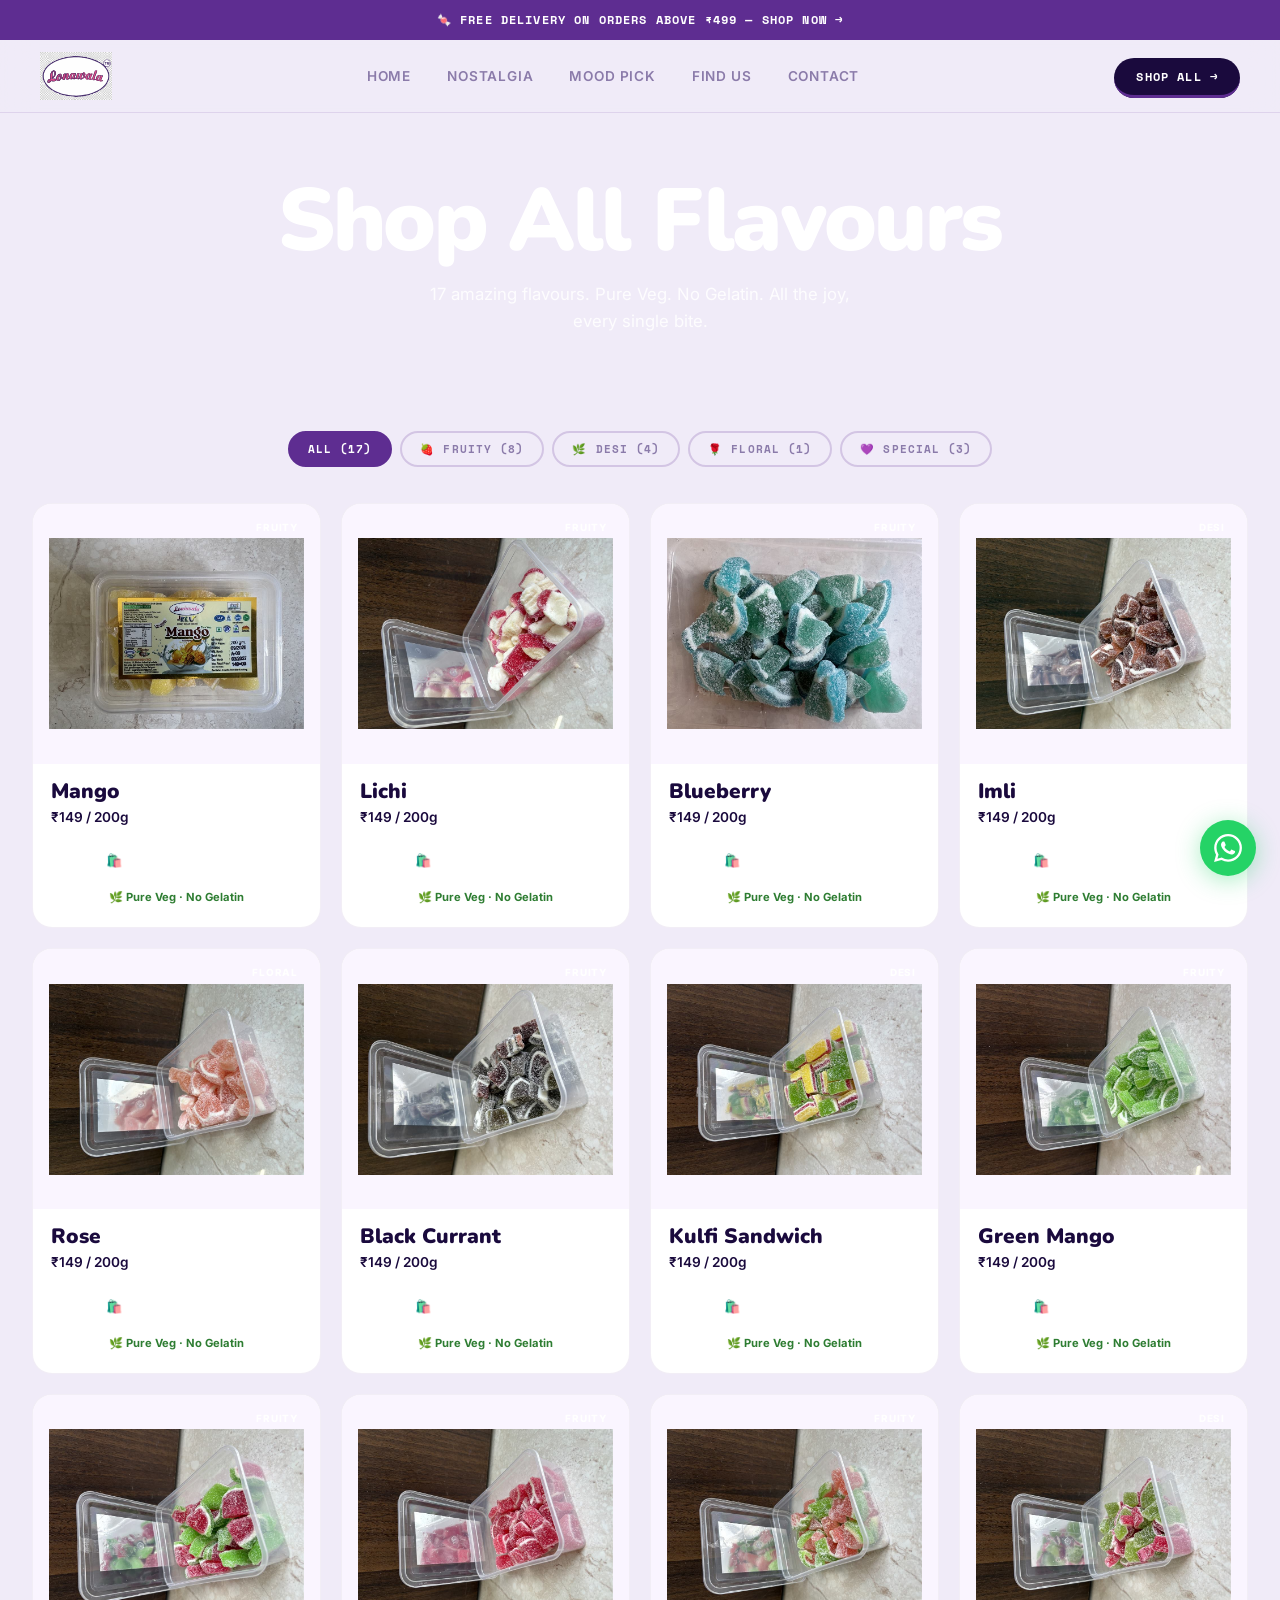
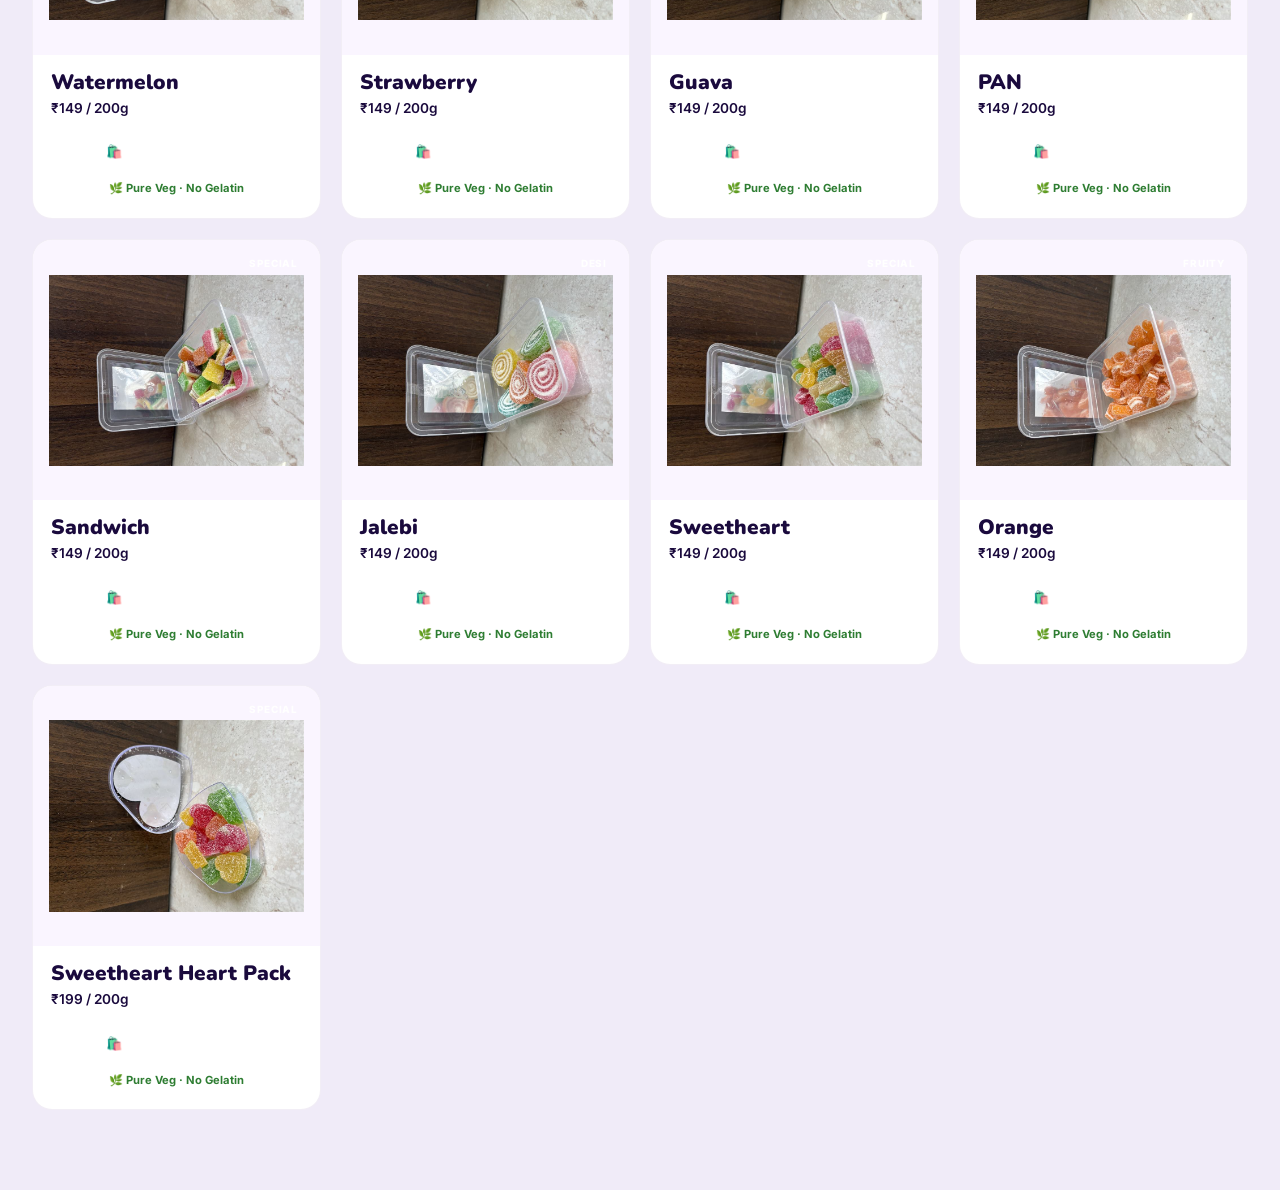
<file: website/shop.html>
<!DOCTYPE html>
<html lang="en">
<head>
  <meta charset="UTF-8"/>
  <meta name="viewport" content="width=device-width, initial-scale=1.0"/>
  <title>Shop All Flavours – Lonawala Jelly</title>
  <meta name="description" content="Shop all 17 flavours of Lonawala Jelly — Mango, Strawberry, Imli, Rose, Blueberry and more. Pure Veg, No Gelatin. Buy on Meesho."/>
  <meta property="og:title" content="Shop All 17 Flavours – Lonawala Jelly"/>
  <meta property="og:description" content="Mango · Strawberry · Imli · Rose · Blueberry and 12 more! Pure Veg · No Gelatin · ₹149 only. Buy on Meesho."/>
  <meta property="og:image" content="https://lonawala-jelly.pages.dev/assets/hero-poster.jpg"/>
  <meta property="og:url" content="https://lonawala-jelly.pages.dev/shop.html"/>
  <meta name="twitter:card" content="summary_large_image"/>
  <script type="application/ld+json">
  {"@context":"https://schema.org","@type":"ItemList","name":"Lonawala Jelly — All Flavours","description":"17 amazing sugar-coated jelly candy flavours. Pure Veg, No Gelatin.","url":"https://lonawala-jelly.pages.dev/shop.html","numberOfItems":17,"itemListElement":[{"@type":"ListItem","position":1,"item":{"@type":"Product","name":"Mango Jelly","brand":{"@type":"Brand","name":"Lonawala Jelly"},"offers":{"@type":"Offer","price":"149","priceCurrency":"INR","availability":"https://schema.org/InStock","url":"https://www.meesho.com/KESARBHAVANIINDUSTRIES?ms=2"}}},{"@type":"ListItem","position":2,"item":{"@type":"Product","name":"Strawberry Jelly","brand":{"@type":"Brand","name":"Lonawala Jelly"},"offers":{"@type":"Offer","price":"149","priceCurrency":"INR","availability":"https://schema.org/InStock","url":"https://www.meesho.com/KESARBHAVANIINDUSTRIES?ms=2"}}},{"@type":"ListItem","position":3,"item":{"@type":"Product","name":"Imli Jelly","brand":{"@type":"Brand","name":"Lonawala Jelly"},"offers":{"@type":"Offer","price":"149","priceCurrency":"INR","availability":"https://schema.org/InStock","url":"https://www.meesho.com/KESARBHAVANIINDUSTRIES?ms=2"}}},{"@type":"ListItem","position":4,"item":{"@type":"Product","name":"Rose Jelly","brand":{"@type":"Brand","name":"Lonawala Jelly"},"offers":{"@type":"Offer","price":"149","priceCurrency":"INR","availability":"https://schema.org/InStock","url":"https://www.meesho.com/KESARBHAVANIINDUSTRIES?ms=2"}}},{"@type":"ListItem","position":5,"item":{"@type":"Product","name":"Sweetheart Jelly","brand":{"@type":"Brand","name":"Lonawala Jelly"},"offers":{"@type":"Offer","price":"149","priceCurrency":"INR","availability":"https://schema.org/InStock","url":"https://www.meesho.com/KESARBHAVANIINDUSTRIES?ms=2"}}}]}
  </script>
  <link rel="icon" href="assets/logo.svg" type="image/svg+xml"/>
  <link rel="preconnect" href="https://fonts.googleapis.com"/>
  <link rel="preconnect" href="https://fonts.gstatic.com" crossorigin/>
  <link href="https://fonts.googleapis.com/css2?family=Nunito:ital,wght@0,400;0,700;0,800;0,900;1,900&family=Inter:wght@400;500;600;700&display=swap" rel="stylesheet"/>
  <link rel="stylesheet" href="style.css"/>
  <style>
    .shop-page-hero{background:var(--purple);color:var(--white);padding:64px 32px 48px;text-align:center;border-radius:0 0 var(--r-xl) var(--r-xl);margin-bottom:48px}
    .shop-page-hero h1{font-family:'Nunito',system-ui,sans-serif;font-size:clamp(2.8rem,7vw,5.5rem);font-weight:900;line-height:1;letter-spacing:-.03em}
    .shop-page-hero p{margin-top:16px;font-size:1.05rem;opacity:.88;max-width:460px;margin-left:auto;margin-right:auto}
    .shop-grid-wrap{padding:0 32px 80px;max-width:1300px;margin:0 auto}
    .shop-filters{display:flex;gap:8px;flex-wrap:wrap;justify-content:center;margin-bottom:36px}
    .shop-grid{display:grid;grid-template-columns:repeat(4,1fr);gap:20px}
    .sg-card{background:var(--white);border-radius:20px;overflow:hidden;border:1px solid rgba(94,45,145,.08);transition:all .3s;position:relative;cursor:pointer}
    .sg-card:hover{transform:translateY(-6px);box-shadow:0 20px 48px rgba(94,45,145,.18)}
    .sg-img{height:260px;display:flex;align-items:center;justify-content:center;overflow:hidden;padding:16px;background:var(--cream)}
    .sg-img img{max-height:100%;max-width:100%;object-fit:contain;transition:transform .4s ease}
    .sg-card:hover .sg-img img{transform:scale(1.08)}
    .sg-body{padding:16px 18px 20px}
    .sg-badge{position:absolute;top:12px;right:12px;background:var(--purple);color:#fff;font-size:.62rem;font-weight:800;letter-spacing:.08em;text-transform:uppercase;padding:4px 10px;border-radius:50px}
    .sg-name{font-family:'Nunito',system-ui,sans-serif;font-size:1.3rem;font-weight:900;color:var(--purple);line-height:1.1;margin-bottom:4px}
    .sg-price{font-size:.85rem;color:var(--text-muted);font-weight:600;margin-bottom:12px}
    .sg-buy{display:block;text-align:center;background:var(--purple);color:#fff;padding:10px;border-radius:var(--r-sm);font-size:.82rem;font-weight:800;letter-spacing:.05em;text-transform:uppercase;border-bottom:3px solid var(--purple-dark);transition:all .2s}
    .sg-buy:hover{background:var(--purple-dark)}
    .sg-veg{font-size:.7rem;color:#2E7D32;font-weight:700;margin-top:8px;text-align:center}
    .no-results{grid-column:1/-1;text-align:center;padding:60px 20px;color:var(--text-muted);font-weight:600;font-size:1.1rem}
    @media(max-width:1024px){.shop-grid{grid-template-columns:repeat(3,1fr)}}
    @media(max-width:720px){.shop-grid{grid-template-columns:repeat(2,1fr)}.shop-grid-wrap{padding:0 16px 60px}}
    @media(max-width:420px){.shop-grid{grid-template-columns:1fr 1fr}.sg-img{height:200px}}
  </style>
</head>
<body>

<div class="ann-bar" id="ann-bar">
  <div class="ann-messages" id="ann-messages">
    <span class="ann-msg active">🍬 Free delivery on orders above ₹499 — Shop Now →</span>
    <span class="ann-msg">✨ Pure Veg · No Gelatin · 17 Flavours</span>
    <span class="ann-msg">🏪 Available on Meesho · Amazon · Flipkart</span>
  </div>
</div>

<header id="header">
  <nav class="nav container">
    <button class="hamburger" id="hamburger" aria-label="Menu" aria-expanded="false">
      <span></span><span></span><span></span>
    </button>
    <a href="/" class="nav-logo" aria-label="Lonawala Jelly Home">
      <img src="assets/logo.svg" alt="Lonawala Jelly" height="52"/>
    </a>
    <ul class="nav-links">
      <li><a href="/">Home</a></li>
      <li><a href="/#nostalgia">Nostalgia</a></li>
      <li><a href="/#mood">Mood Pick</a></li>
      <li><a href="/#find-us">Find Us</a></li>
      <li><a href="/#contact">Contact</a></li>
    </ul>
    <div class="nav-actions">
      <a href="shop.html" class="nav-cta">Shop All →</a>
    </div>
  </nav>
</header>

<div class="drawer" id="drawer" aria-hidden="true">
  <div class="drawer-top">
    <img src="assets/logo.svg" alt="Lonawala Jelly" height="40"/>
    <button class="drawer-close" id="drawer-close" aria-label="Close">✕</button>
  </div>
  <ul class="drawer-links">
    <li><a href="/">🏠 Home</a></li>
    <li><a href="shop.html">🛒 Shop All Flavours</a></li>
    <li><a href="/#nostalgia">✨ Nostalgia</a></li>
    <li><a href="/#find-us">🏪 Find Us</a></li>
    <li><a href="/#contact">📞 Contact</a></li>
  </ul>
</div>
<div class="drawer-overlay" id="drawer-overlay"></div>

<!-- PAGE HERO -->
<div class="shop-page-hero">
  <h1>Shop All Flavours</h1>
  <p>17 amazing flavours. Pure Veg. No Gelatin. All the joy, every single bite.</p>
</div>

<!-- FILTERS + GRID -->
<div class="shop-grid-wrap">
  <div class="shop-filters" id="shop-filters" role="tablist">
    <button class="tab active" data-cat="all">All (17)</button>
    <button class="tab" data-cat="fruit">🍓 Fruity (8)</button>
    <button class="tab" data-cat="desi">🌿 Desi (4)</button>
    <button class="tab" data-cat="floral">🌹 Floral (1)</button>
    <button class="tab" data-cat="special">💜 Special (3)</button>
  </div>
  <div class="shop-grid" id="shop-grid">
    <!-- filled by JS -->
  </div>
</div>

<a href="https://wa.me/919727259995?text=Hi%2C%20I%27m%20interested%20in%20ordering%20Lonawala%20Jelly!" class="whatsapp-btn" target="_blank" rel="noopener" aria-label="WhatsApp">
  <svg viewBox="0 0 24 24" fill="currentColor" width="28" height="28"><path d="M17.472 14.382c-.297-.149-1.758-.867-2.03-.967-.273-.099-.471-.148-.67.15-.197.297-.767.966-.94 1.164-.173.199-.347.223-.644.075-.297-.15-1.255-.463-2.39-1.475-.883-.788-1.48-1.761-1.653-2.059-.173-.297-.018-.458.13-.606.134-.133.298-.347.446-.52.149-.174.198-.298.298-.497.099-.198.05-.371-.025-.52-.075-.149-.669-1.612-.916-2.207-.242-.579-.487-.5-.669-.51-.173-.008-.371-.01-.57-.01-.198 0-.52.074-.792.372-.272.297-1.04 1.016-1.04 2.479 0 1.462 1.065 2.875 1.213 3.074.149.198 2.096 3.2 5.077 4.487.709.306 1.262.489 1.694.625.712.227 1.36.195 1.871.118.571-.085 1.758-.719 2.006-1.413.248-.694.248-1.289.173-1.413-.074-.124-.272-.198-.57-.347m-5.421 7.403h-.004a9.87 9.87 0 0 1-5.031-1.378l-.361-.214-3.741.982.998-3.648-.235-.374a9.86 9.86 0 0 1-1.51-5.26c.001-5.45 4.436-9.884 9.888-9.884 2.64 0 5.122 1.03 6.988 2.898a9.825 9.825 0 0 1 2.893 6.994c-.003 5.45-4.437 9.884-9.885 9.884m8.413-18.297A11.815 11.815 0 0 0 12.05 0C5.495 0 .16 5.335.157 11.892c0 2.096.547 4.142 1.588 5.945L.057 24l6.305-1.654a11.882 11.882 0 0 0 5.683 1.448h.005c6.554 0 11.89-5.335 11.893-11.893a11.821 11.821 0 0 0-3.48-8.413Z"/></svg>
</a>
<button class="scroll-top" id="scroll-top" aria-label="Back to top">
  <svg width="20" height="20" viewBox="0 0 24 24" fill="none" stroke="currentColor" stroke-width="2.5"><path d="m18 15-6-6-6 6"/></svg>
</button>

<script>
const FLAVORS=[{id:1,name:"Mango",folder:"Mango",img:"IMG_2133.JPG",cat:"fruit",emoji:"🥭",price:"₹149"},{id:2,name:"Lichi",folder:"Lichi",img:"IMG_2137.JPG",cat:"fruit",emoji:"🍒",price:"₹149"},{id:3,name:"Blueberry",folder:"Blueberry_",img:"IMG_2141.JPG",cat:"fruit",emoji:"🫐",price:"₹149"},{id:4,name:"Imli",folder:"Imli",img:"IMG_2145.JPG",cat:"desi",emoji:"🌰",price:"₹149"},{id:5,name:"Rose",folder:"Rose",img:"IMG_2149.JPG",cat:"floral",emoji:"🌹",price:"₹149"},{id:6,name:"Black Currant",folder:"Black currant",img:"IMG_2153.JPG",cat:"fruit",emoji:"🍇",price:"₹149"},{id:7,name:"Kulfi Sandwich",folder:"Kulfi Sandwich_",img:"IMG_2157.JPG",cat:"desi",emoji:"🍦",price:"₹149"},{id:8,name:"Green Mango",folder:"Green Mango_",img:"IMG_2161.JPG",cat:"fruit",emoji:"🥭",price:"₹149"},{id:9,name:"Watermelon",folder:"Watermelon_",img:"IMG_2165.JPG",cat:"fruit",emoji:"🍉",price:"₹149"},{id:10,name:"Strawberry",folder:"Strawberry_",img:"IMG_2169.JPG",cat:"fruit",emoji:"🍓",price:"₹149"},{id:11,name:"Guava",folder:"Guava",img:"IMG_2173.JPG",cat:"fruit",emoji:"🍈",price:"₹149"},{id:12,name:"PAN",folder:"PAN",img:"IMG_2177.JPG",cat:"desi",emoji:"🌿",price:"₹149"},{id:13,name:"Sandwich",folder:"Sandwich_",img:"IMG_2181.JPG",cat:"special",emoji:"🍦",price:"₹149"},{id:14,name:"Jalebi",folder:"Jalebi",img:"IMG_2185.JPG",cat:"desi",emoji:"🍩",price:"₹149"},{id:15,name:"Sweetheart",folder:"Sweetheart_",img:"IMG_2189.JPG",cat:"special",emoji:"💜",price:"₹149"},{id:16,name:"Orange",folder:"Orange",img:"IMG_2193.JPG",cat:"fruit",emoji:"🍊",price:"₹149"},{id:17,name:"Sweetheart Heart Pack",folder:"Sweetheart Heart Packing",img:"IMG_2197.JPG",cat:"special",emoji:"💖",price:"₹199"}];
const CMAP={all:"All",fruit:"Fruity",desi:"Desi",floral:"Floral",special:"Special"};

function render(list){
  const grid=document.getElementById('shop-grid');
  grid.innerHTML='';
  if(!list.length){grid.innerHTML='<p class="no-results">No flavours found. Try another filter!</p>';return;}
  list.forEach(f=>{
    const c=document.createElement('div');c.className='sg-card';
    c.innerHTML=`<div class="sg-img"><span class="sg-badge">${CMAP[f.cat]||f.cat}</span><img src="images/${f.folder}/${f.img}" alt="${f.name} Jelly" loading="lazy" onerror="this.style.display='none'"/></div><div class="sg-body"><h2 class="sg-name">${f.name}</h2><p class="sg-price">${f.price} / 200g</p><a href="https://www.meesho.com/KESARBHAVANIINDUSTRIES?ms=2" target="_blank" rel="noopener" class="sg-buy">🛍️ Buy on Meesho</a><p class="sg-veg">🌿 Pure Veg · No Gelatin</p></div>`;
    grid.appendChild(c);
  });
}
render(FLAVORS);

document.getElementById('shop-filters')?.addEventListener('click',e=>{
  const btn=e.target.closest('.tab');if(!btn)return;
  document.querySelectorAll('.tab').forEach(t=>t.classList.remove('active'));
  btn.classList.add('active');
  const cat=btn.dataset.cat;
  render(cat==='all'?FLAVORS:FLAVORS.filter(f=>f.cat===cat));
});

// Shared nav/drawer/scroll logic
const msgs=document.querySelectorAll('.ann-msg');let cur=0;
setInterval(()=>{msgs[cur].classList.remove('active');cur=(cur+1)%msgs.length;msgs[cur].classList.add('active');},3200);
window.addEventListener('scroll',()=>{document.getElementById('header')?.classList.toggle('scrolled',window.scrollY>50);document.getElementById('scroll-top')?.classList.toggle('vis',window.scrollY>450);},{passive:true});
document.getElementById('scroll-top')?.addEventListener('click',()=>window.scrollTo({top:0,behavior:'smooth'}));
(function(){const h=document.getElementById('hamburger'),d=document.getElementById('drawer'),o=document.getElementById('drawer-overlay'),c=document.getElementById('drawer-close');const open=()=>{d?.classList.add('open');o?.classList.add('open');h?.setAttribute('aria-expanded','true');document.body.style.overflow='hidden'};const close=()=>{d?.classList.remove('open');o?.classList.remove('open');h?.setAttribute('aria-expanded','false');document.body.style.overflow=''};h?.addEventListener('click',open);c?.addEventListener('click',close);o?.addEventListener('click',close);document.addEventListener('keydown',e=>e.key==='Escape'&&close());})();
</script>
</body>
</html>
</file>
<file: website/style.css>
/* =====================================================
   LONAWALA JELLY — Superdesign Brutalist Editorial
   Based on: Brutalist E-commerce (9/10 · 1531 runs)
   + Super Shampoo High-Conversion (9/10 · 2096 runs)
   Adapted for Purple candy brand identity
   ===================================================== */

/* ── Google Fonts: Clash Display via CDN fallback ── */
@import url('https://fonts.googleapis.com/css2?family=Nunito:ital,wght@0,400;0,700;0,800;0,900;1,900&family=Inter:wght@300;400;500;600;700&family=Space+Mono:wght@400;700&display=swap');

/* ── Design Tokens ── */
:root {
  /* Core palette — Brutalist warm base + purple brand */
  --base:          #F0EBF8;      /* warm lavender-cream background */
  --primary:       #1A0A3D;      /* deep purple-black for text */
  --accent:        #5E2D91;      /* brand purple (kept) */
  --accent-dark:   #3D1960;      /* deep purple */
  --accent-2:      #BE008B;      /* magenta accent */
  --accent-3:      #FF6B9D;      /* soft pink blob */
  --white:         #FFFFFF;
  --muted:         #8B7BAA;
  --cream:         #FAF5FF;
  --dark-section:  #1A0A3D;      /* dark section bg */
  --sage:          #E8E0F4;      /* soft purple-sage */
  --gold:          #D4AF37;      /* trust badges */
  --urgent:        #DC2626;      /* scarcity red */
  --green:         #2E7D32;

  /* Typography */
  --font-display:  'Nunito', system-ui, sans-serif;
  --font-body:     'Inter', system-ui, sans-serif;
  --font-mono:     'Space Mono', monospace;

  /* Spacing & Shape */
  --r-pill: 100px;
  --r-lg:   24px;
  --r-xl:   40px;
  --mw:     1280px;

  /* Shadows */
  --sh-sm: 0 2px 12px rgba(94,45,145,.08);
  --sh-md: 0 8px 32px rgba(94,45,145,.14);
  --sh-lg: 0 24px 72px rgba(94,45,145,.22);

  /* Motion */
  --ease-out: cubic-bezier(0.16, 1, 0.3, 1);
  --ease:     all .3s cubic-bezier(.4,0,.2,1);
}

/* ── Selection ── */
::selection { background: var(--accent); color: #fff; }

/* ── Scrollbar ── */
::-webkit-scrollbar { width: 8px; }
::-webkit-scrollbar-track { background: var(--base); }
::-webkit-scrollbar-thumb { background: var(--accent); border-radius: 4px; }

/* ── Reset ── */
*,*::before,*::after { box-sizing: border-box; margin: 0; padding: 0; }
html { scroll-behavior: smooth; font-size: 16px; }
body {
  font-family: var(--font-body);
  background: var(--base);
  color: var(--primary);
  line-height: 1.6;
  overflow-x: hidden;
}
img { display: block; max-width: 100%; height: auto; }
a { text-decoration: none; color: inherit; }
ul { list-style: none; }
button { font-family: inherit; cursor: pointer; border: none; background: none; }
input { font-family: inherit; }
.container { max-width: var(--mw); margin: 0 auto; padding: 0 40px; }

/* ── Reveal ── */
.reveal { opacity: 0; transform: translateY(32px); transition: opacity .7s var(--ease-out), transform .7s var(--ease-out); }
.reveal.visible { opacity: 1; transform: none; }

/* ── Section Label (pill badge) ── */
.section-label {
  display: inline-block; font-family: var(--font-mono); font-size: .68rem;
  font-weight: 700; letter-spacing: .18em; text-transform: uppercase;
  color: var(--accent); background: var(--sage); padding: 5px 14px;
  border-radius: var(--r-pill); margin-bottom: 20px;
  border: 1px solid rgba(94,45,145,.2);
}

/* ════════════════════════════════════
   ANNOUNCEMENT BAR
════════════════════════════════════ */
.ann-bar {
  height: 40px; background: var(--accent); color: #fff;
  display: flex; align-items: center; justify-content: center;
  font-family: var(--font-mono); font-size: .72rem;
  font-weight: 700; letter-spacing: .1em; text-transform: uppercase;
  position: relative; z-index: 100;
}
.ann-msg { display: none; }
.ann-msg.active { display: block; }

/* ════════════════════════════════════
   HEADER / NAV
════════════════════════════════════ */
header {
  position: sticky; top: 0; z-index: 90;
  background: rgba(240,235,248,0.88);
  backdrop-filter: blur(16px); -webkit-backdrop-filter: blur(16px);
  border-bottom: 1px solid rgba(94,45,145,.12);
  transition: box-shadow .3s;
}
header.scrolled { box-shadow: 0 4px 32px rgba(94,45,145,.12); }
.nav { display: flex; align-items: center; justify-content: space-between; height: 72px; }
.nav-logo img { height: 48px; display: block; }
.nav-links { display: flex; gap: 36px; }
.nav-links a {
  font-family: var(--font-body); font-size: .85rem; font-weight: 600;
  letter-spacing: .06em; text-transform: uppercase; color: var(--muted);
  transition: color .2s; position: relative;
}
.nav-links a::after {
  content: ''; position: absolute; bottom: -3px; left: 0; right: 0;
  height: 2px; background: var(--accent); transform: scaleX(0);
  transform-origin: left; transition: transform .25s var(--ease-out);
}
.nav-links a:hover, .nav-links a.active { color: var(--accent); }
.nav-links a:hover::after, .nav-links a.active::after { transform: scaleX(1); }
.nav-cta {
  background: var(--primary); color: #fff;
  padding: 10px 22px; border-radius: var(--r-pill);
  font-family: var(--font-mono); font-size: .72rem;
  font-weight: 700; letter-spacing: .1em; text-transform: uppercase;
  transition: background .2s, transform .2s;
  border-bottom: 3px solid var(--accent);
}
.nav-cta:hover { background: var(--accent); transform: translateY(-2px); }

/* Hamburger */
.hamburger {
  display: none; flex-direction: column; gap: 5px;
  width: 36px; padding: 4px; background: none; border: none;
}
.hamburger span {
  display: block; height: 2px; background: var(--primary);
  border-radius: 2px; transition: var(--ease);
}

/* Mobile Drawer */
.drawer {
  position: fixed; top: 0; left: -100%; width: 300px; height: 100%;
  background: var(--white); z-index: 200; padding: 24px;
  transition: left .35s var(--ease-out); display: flex; flex-direction: column;
  box-shadow: 4px 0 40px rgba(94,45,145,.18);
}
.drawer.open { left: 0; }
.drawer-top { display: flex; align-items: center; justify-content: space-between; margin-bottom: 36px; }
.drawer-close { font-size: 1.4rem; color: var(--muted); cursor: pointer; }
.drawer-links { display: flex; flex-direction: column; gap: 4px; flex: 1; }
.drawer-links a {
  display: block; padding: 13px 16px; font-weight: 700; font-size: 1rem;
  border-radius: 10px; transition: background .2s;
  color: var(--primary); letter-spacing: .02em;
}
.drawer-links a:hover { background: var(--sage); color: var(--accent); }
.drawer-cta {
  display: block; text-align: center; background: var(--accent); color: #fff;
  padding: 14px; border-radius: var(--r-pill); font-weight: 800;
  font-family: var(--font-mono); font-size: .78rem;
  letter-spacing: .1em; text-transform: uppercase;
  margin-top: 16px; border-bottom: 3px solid var(--accent-dark);
}
.drawer-info { margin-top: 20px; font-size: .82rem; color: var(--muted); line-height: 1.8; }
.drawer-overlay {
  position: fixed; inset: 0; background: rgba(26,10,61,.4);
  z-index: 199; display: none; backdrop-filter: blur(2px);
}
.drawer-overlay.open { display: block; }

/* ════════════════════════════════════
   HERO — Brutalist Poster-First
════════════════════════════════════ */
.hero {
  position: relative; min-height: 100vh;
  display: flex; align-items: center; overflow: hidden;
}

/* Animated gradient blobs (from Brutalist spec) */
.hero-blob {
  position: absolute; border-radius: 50%;
  filter: blur(140px); mix-blend-mode: multiply;
  animation: blob-pulse 12s ease-in-out infinite alternate;
  pointer-events: none;
}
.hero-blob-1 {
  width: 60vw; height: 60vw; background: var(--accent);
  top: -20%; left: -15%; opacity: .55;
  animation-delay: 0s;
}
.hero-blob-2 {
  width: 50vw; height: 50vw; background: var(--accent-2);
  bottom: -10%; right: -10%; opacity: .45;
  animation-delay: -4s;
}
.hero-blob-3 {
  width: 35vw; height: 35vw; background: var(--accent-3);
  top: 30%; left: 40%; opacity: .35;
  animation-delay: -8s;
}
@keyframes blob-pulse {
  from { opacity: .4; transform: translate(0, 0) scale(1); }
  to   { opacity: .7; transform: translate(30px, -20px) scale(1.08); }
}

.hero-bg {
  position: absolute; inset: 0;
  background-image: url('assets/hero-poster.jpg');
  background-size: cover; background-position: center;
  opacity: .18; /* subtle — blobs carry the visual weight */
}

.hero-content {
  position: relative; z-index: 2;
  width: 100%; padding: 120px 0 80px;
}
.hero-content .container { display: flex; flex-direction: column; align-items: flex-start; }

/* Brutalist oversized headline */
.hero-title {
  font-family: var(--font-display);
  font-size: clamp(4.5rem, 13vw, 11rem);
  font-weight: 900; font-style: italic;
  line-height: 0.88; letter-spacing: -.04em;
  color: var(--white);
  text-shadow: 0 4px 40px rgba(26,10,61,.4);
  max-width: 900px;
}
.hero-title .accent-word {
  color: transparent;
  -webkit-text-stroke: 2px rgba(255,255,255,.9);
}

/* Brutalist indented second line */
.hero-title .line-2 { display: block; padding-left: clamp(2rem, 8vw, 8rem); }

.hero-meta {
  display: flex; align-items: center; gap: 24px;
  margin-top: 32px; flex-wrap: wrap;
}
.hero-badge {
  background: rgba(255,255,255,.12); backdrop-filter: blur(8px);
  border: 1px solid rgba(255,255,255,.25);
  color: rgba(255,255,255,.9); padding: 8px 18px;
  border-radius: var(--r-pill); font-family: var(--font-mono);
  font-size: .72rem; font-weight: 700; letter-spacing: .1em; text-transform: uppercase;
}

.hero-cta-row { display: flex; gap: 16px; margin-top: 44px; flex-wrap: wrap; }

/* Primary CTA — brutalist slide-in hover effect */
.btn-brutalist {
  position: relative; overflow: hidden;
  display: inline-flex; align-items: center; gap: 10px;
  padding: 18px 36px; background: var(--white); color: var(--primary);
  font-family: var(--font-mono); font-size: .82rem; font-weight: 700;
  letter-spacing: .1em; text-transform: uppercase;
  border-radius: 0; /* sharp corners = brutalist */
  transition: color .3s ease;
  border: 2px solid var(--white);
}
.btn-brutalist::before {
  content: ''; position: absolute; inset: 0;
  background: var(--accent); transform: translateX(-101%);
  transition: transform .3s ease-out;
}
.btn-brutalist span { position: relative; z-index: 1; }
.btn-brutalist:hover::before { transform: translateX(0); }
.btn-brutalist:hover { color: var(--white); border-color: var(--accent); }

.btn-outline {
  display: inline-flex; align-items: center; gap: 8px;
  padding: 18px 32px; background: transparent; color: rgba(255,255,255,.85);
  font-family: var(--font-mono); font-size: .78rem; font-weight: 700;
  letter-spacing: .1em; text-transform: uppercase;
  border: 2px solid rgba(255,255,255,.4);
  transition: border-color .2s, color .2s;
}
.btn-outline:hover { border-color: rgba(255,255,255,.9); color: #fff; }

/* Glassmorphism trust badges */
.hero-trust {
  display: flex; gap: 12px; margin-top: 56px; flex-wrap: wrap;
}
.trust-badge {
  display: flex; align-items: center; gap: 8px;
  background: rgba(255,255,255,.1); backdrop-filter: blur(12px);
  border: 1px solid rgba(255,255,255,.2);
  padding: 10px 16px; border-radius: 50px;
  color: rgba(255,255,255,.9); font-size: .78rem; font-weight: 700;
}
.trust-badge span { font-size: 1rem; }

/* ════════════════════════════════════
   DUAL MARQUEE
════════════════════════════════════ */
.marquee-section { background: var(--primary); padding: 18px 0; overflow: hidden; }
.marquee-section.light { background: var(--accent); }
.marquee-track {
  display: flex; width: max-content;
  animation: marquee-left 28s linear infinite;
}
.marquee-track.reverse { animation-direction: reverse; }
.marquee-item {
  display: flex; align-items: center; gap: 20px;
  padding: 0 20px; white-space: nowrap;
  font-family: var(--font-display); font-size: 1.3rem;
  font-weight: 900; text-transform: uppercase; letter-spacing: .04em;
  color: rgba(255,255,255,.9);
}
.marquee-item .dot { color: var(--accent-2); font-size: 1rem; }
.marquee-section.light .marquee-item { color: rgba(255,255,255,.95); }
.marquee-section.light .marquee-item .dot { color: rgba(255,255,255,.5); }
@keyframes marquee-left {
  from { transform: translateX(0); }
  to   { transform: translateX(-50%); }
}

/* ════════════════════════════════════
   TAGLINE / MANIFESTO
════════════════════════════════════ */
.tagline-section {
  padding: 100px 0;
  position: relative; overflow: hidden;
}
/* Faint grid background from Bold Editorial spec */
.tagline-section::before {
  content: ''; position: absolute; inset: 0;
  background-image:
    linear-gradient(to right,  rgba(94,45,145,.06) 1px, transparent 1px),
    linear-gradient(to bottom, rgba(94,45,145,.06) 1px, transparent 1px);
  background-size: 48px 48px;
  pointer-events: none;
}
.tagline-text {
  font-family: var(--font-display);
  font-size: clamp(3.2rem, 9vw, 7.5rem);
  font-weight: 900; font-style: italic;
  line-height: 0.92; letter-spacing: -.04em;
  color: var(--primary); position: relative;
}
/* Yellow highlight technique from Bold Editorial */
.tagline-text .highlight {
  position: relative; display: inline-block;
  color: var(--accent);
}
.tagline-text .highlight::after {
  content: ''; position: absolute;
  bottom: 0; left: -4px; right: -4px; height: 40%;
  background: rgba(190,0,139,.15); z-index: -1;
  transform: rotate(-1deg);
}
.tagline-sub {
  margin-top: 24px; font-size: 1.1rem; color: var(--muted);
  max-width: 520px; line-height: 1.65;
}

/* ════════════════════════════════════
   SHOP / PRODUCT CAROUSEL
════════════════════════════════════ */
.shop-section { padding: 96px 0; background: var(--white); }
.shop-header { margin-bottom: 40px; }
.shop-title {
  font-family: var(--font-display); font-size: clamp(2.8rem, 6vw, 5rem);
  font-weight: 900; font-style: italic;
  line-height: .95; letter-spacing: -.03em; color: var(--primary);
}

/* Filter tabs */
.filter-tabs { display: flex; gap: 8px; flex-wrap: wrap; margin-bottom: 36px; }
.tab {
  font-family: var(--font-mono); font-size: .68rem; font-weight: 700;
  letter-spacing: .1em; text-transform: uppercase;
  padding: 8px 18px; border-radius: var(--r-pill);
  border: 2px solid rgba(94,45,145,.2); color: var(--muted);
  background: transparent; cursor: pointer; transition: all .2s;
}
.tab:hover { border-color: var(--accent); color: var(--accent); }
.tab.active { background: var(--accent); border-color: var(--accent); color: #fff; }

/* Carousel */
.carousel-outer { position: relative; }
.carousel-viewport { overflow: hidden; }
.carousel-track {
  display: flex; gap: 20px;
  transition: transform .5s var(--ease-out);
  will-change: transform;
}

/* Product cards — from Brutalist spec grid style */
.pcard {
  flex: 0 0 300px; background: var(--base);
  border: 1px solid rgba(94,45,145,.1);
  border-radius: 0; /* sharp brutalist */
  overflow: hidden; cursor: pointer;
  transition: transform .4s var(--ease-out), box-shadow .4s;
  position: relative;
}
.pcard:hover { transform: translateY(-8px); box-shadow: var(--sh-lg); }

.pcard-img {
  height: 280px; overflow: hidden; background: var(--sage);
  display: flex; align-items: center; justify-content: center; padding: 20px;
  position: relative;
}
.pcard-img img {
  max-height: 100%; max-width: 100%; object-fit: contain;
  transition: transform .5s var(--ease-out);
}
.pcard:hover .pcard-img img { transform: scale(1.08); }

/* Category badge — brutalist uppercase mono */
.pcard-badge {
  position: absolute; top: 12px; left: 12px;
  background: var(--primary); color: #fff;
  font-family: var(--font-mono); font-size: .58rem; font-weight: 700;
  letter-spacing: .14em; text-transform: uppercase;
  padding: 4px 10px;
}

.pcard h3 {
  font-family: var(--font-display); font-size: 1.25rem; font-weight: 900;
  letter-spacing: -.01em; color: var(--primary);
  padding: 18px 20px 4px; text-transform: uppercase;
}
.pcard-price {
  padding: 0 20px 4px; font-family: var(--font-mono);
  font-size: .88rem; color: var(--muted); font-weight: 700;
}
.pcard-price small { font-weight: 400; }

/* CTA — brutalist slide-in */
.pcard-buy {
  display: flex; align-items: center; justify-content: space-between;
  margin: 12px 20px 20px; padding: 12px 20px;
  background: var(--primary); color: #fff;
  font-family: var(--font-mono); font-size: .72rem; font-weight: 700;
  letter-spacing: .1em; text-transform: uppercase;
  position: relative; overflow: hidden;
  transition: color .3s;
}
.pcard-buy::before {
  content: ''; position: absolute; inset: 0;
  background: var(--accent); transform: translateX(-101%);
  transition: transform .3s ease-out;
}
.pcard-buy span { position: relative; z-index: 1; }
.pcard-buy:hover::before { transform: translateX(0); }

.pcard-veg {
  padding: 0 20px 16px; font-size: .68rem; font-weight: 700;
  color: var(--green); letter-spacing: .06em; text-transform: uppercase;
  font-family: var(--font-mono);
}

/* Carousel arrows */
.car-btn {
  position: absolute; top: 50%; transform: translateY(-50%);
  width: 48px; height: 48px; background: var(--primary); color: #fff;
  display: flex; align-items: center; justify-content: center;
  cursor: pointer; z-index: 5; font-size: 1.3rem;
  border: 2px solid var(--primary); transition: background .2s, transform .2s;
  border-radius: 0; /* sharp */
}
.car-btn:hover { background: var(--accent); border-color: var(--accent); }
.car-btn.prev { left: -24px; }
.car-btn.next { right: -24px; }

/* ════════════════════════════════════
   WHY CHOOSE US — Stats bar
════════════════════════════════════ */
.why-section {
  background: var(--primary); color: #fff;
  padding: 72px 0;
}
.why-inner { display: grid; grid-template-columns: repeat(4, 1fr); gap: 1px; }
.why-item {
  padding: 40px 32px; border-right: 1px solid rgba(255,255,255,.08);
  text-align: center;
}
.why-item:last-child { border-right: none; }
.why-emoji { font-size: 2.4rem; margin-bottom: 16px; }
.why-stat {
  font-family: var(--font-display); font-size: 2.8rem;
  font-weight: 900; color: var(--accent-2); line-height: 1; margin-bottom: 8px;
}
.why-label {
  font-family: var(--font-mono); font-size: .72rem; font-weight: 700;
  letter-spacing: .12em; text-transform: uppercase; color: rgba(255,255,255,.65);
}
.why-desc { margin-top: 8px; font-size: .82rem; color: rgba(255,255,255,.45); }
.why-grid { display: none; } /* legacy, unused */

/* ════════════════════════════════════
   NOSTALGIA SECTION
════════════════════════════════════ */
.nostalgia-section { background: var(--white); overflow: hidden; }
.nostalgia-top {
  background: var(--primary); color: #fff;
  padding: 80px 40px 64px; text-align: center;
  position: relative; overflow: hidden;
}
/* Large decorative background text */
.nostalgia-top::before {
  content: 'WOH\AWALI'; white-space: pre;
  position: absolute; top: 50%; left: 50%; transform: translate(-50%,-50%);
  font-family: var(--font-display); font-size: 20vw; font-weight: 900;
  color: rgba(255,255,255,.04); letter-spacing: -.08em; line-height: .85;
  pointer-events: none; user-select: none; text-align: center;
}
.nostalgia-label {
  display: inline-block; background: var(--accent-2); color: #fff;
  font-family: var(--font-mono); font-size: .68rem; font-weight: 700;
  letter-spacing: .18em; text-transform: uppercase;
  padding: 5px 16px; margin-bottom: 20px;
}
.nostalgia-heading {
  font-family: var(--font-display);
  font-size: clamp(3rem, 9vw, 7rem);
  font-weight: 900; font-style: italic;
  line-height: .9; letter-spacing: -.04em; color: #fff;
  position: relative;
}
.nostalgia-sub {
  margin-top: 20px; font-size: 1rem; color: rgba(255,255,255,.65);
  max-width: 500px; margin-left: auto; margin-right: auto; line-height: 1.65;
}

/* Polaroid reel */
.polaroid-reel {
  display: flex; gap: 24px; padding: 48px 40px;
  overflow-x: auto; scrollbar-width: none;
}
.polaroid-reel::-webkit-scrollbar { display: none; }
.polaroid {
  flex: 0 0 220px; background: var(--white);
  padding: 16px 16px 48px;
  box-shadow: 4px 6px 24px rgba(26,10,61,.18);
  transform: rotate(var(--rot, -2deg));
  transition: transform .4s var(--ease-out), box-shadow .4s;
  cursor: pointer; position: relative;
}
.polaroid:nth-child(even) { --rot: 1.5deg; transform: rotate(1.5deg) translateY(-8px); }
.polaroid:nth-child(3n) { --rot: -3deg; transform: rotate(-3deg); }
.polaroid:hover { transform: rotate(0deg) translateY(-12px) scale(1.05); box-shadow: 8px 16px 48px rgba(26,10,61,.24); }
.polaroid-img {
  width: 188px; height: 188px; object-fit: cover;
  display: block; background: var(--sage);
}
.polaroid-cap {
  position: absolute; bottom: 12px; left: 0; right: 0; text-align: center;
  font-family: var(--font-display); font-size: .88rem; font-weight: 800;
  font-style: italic; color: var(--primary); padding: 0 8px;
}

/* ════════════════════════════════════
   MOOD SELECTOR
════════════════════════════════════ */
.mood-section { padding: 96px 0; background: var(--base); position: relative; }
.mood-section::before {
  content: ''; position: absolute; inset: 0;
  background-image:
    linear-gradient(to right,  rgba(94,45,145,.05) 1px, transparent 1px),
    linear-gradient(to bottom, rgba(94,45,145,.05) 1px, transparent 1px);
  background-size: 48px 48px; pointer-events: none;
}
.mood-inner { display: grid; grid-template-columns: 1fr 1fr; gap: 72px; align-items: start; }
.mood-heading {
  font-family: var(--font-display); font-size: clamp(2.4rem, 5vw, 4rem);
  font-weight: 900; font-style: italic;
  line-height: .95; letter-spacing: -.03em; color: var(--primary);
}
.mood-sub { margin-top: 16px; font-size: 1rem; color: var(--muted); line-height: 1.65; }
.mood-cards { display: grid; grid-template-columns: repeat(3, 1fr); gap: 12px; margin-top: 32px; position: relative; z-index:1; }
.mood-card {
  display: flex; flex-direction: column; align-items: center; justify-content: center;
  gap: 8px; padding: 20px 10px;
  background: var(--white); border: 2px solid rgba(94,45,145,.1);
  cursor: pointer; transition: all .25s var(--ease-out);
  border-radius: 0;
}
.mood-card:hover, .mood-card.active {
  background: var(--accent); border-color: var(--accent); color: #fff;
  transform: translateY(-6px); box-shadow: 0 12px 36px rgba(94,45,145,.25);
}
.mood-card:hover .mood-label, .mood-card.active .mood-label { color: rgba(255,255,255,.85); }
.mood-emoji { font-size: 2rem; }
.mood-label {
  font-family: var(--font-mono); font-size: .62rem; font-weight: 700;
  letter-spacing: .12em; text-transform: uppercase; color: var(--muted);
  transition: color .2s;
}
.mood-result {
  margin-top: 24px; padding: 24px; background: var(--white);
  border-left: 4px solid var(--accent); display: none;
  animation: pop-in .4s var(--ease-out);
  position: relative; z-index:1;
}
.mood-result.show { display: block; }
.mood-result-name {
  font-family: var(--font-display); font-size: 1.5rem; font-weight: 900;
  color: var(--accent); margin-bottom: 4px;
}
.mood-result-reason { font-size: .9rem; color: var(--muted); line-height: 1.6; }

/* ════════════════════════════════════
   ROULETTE — Canvas Spin Wheel
════════════════════════════════════ */
.roulette-section { background: var(--primary); padding: 96px 0; position: relative; overflow: hidden; }
/* Decorative year text (from Brutalist footer spec) */
.roulette-section::after {
  content: 'SPIN'; position: absolute;
  right: -2%; bottom: -5%;
  font-family: var(--font-display); font-size: 20vw; font-weight: 900;
  color: rgba(255,255,255,.04); letter-spacing: -.08em;
  pointer-events: none; user-select: none;
}
.roulette-inner { display: grid; grid-template-columns: 1fr 1fr; gap: 72px; align-items: center; }
.roulette-heading {
  font-family: var(--font-display); font-size: clamp(2.8rem, 6vw, 5rem);
  font-weight: 900; font-style: italic;
  line-height: .95; letter-spacing: -.03em; color: #fff;
}
.roulette-sub { margin-top: 16px; font-size: 1rem; color: rgba(255,255,255,.55); line-height: 1.65; margin-bottom: 32px; }

.spin-btn {
  display: inline-flex; align-items: center; gap: 10px;
  background: var(--white); color: var(--primary);
  padding: 18px 36px; font-family: var(--font-mono);
  font-size: .82rem; font-weight: 700; letter-spacing: .1em; text-transform: uppercase;
  border: 2px solid var(--white);
  transition: background .2s, color .2s, border-color .2s;
  border-radius: 0;
  position: relative; overflow: hidden;
}
.spin-btn::before {
  content: ''; position: absolute; inset: 0;
  background: var(--accent-2); transform: translateX(-101%);
  transition: transform .3s ease-out;
}
.spin-btn span { position: relative; z-index: 1; }
.spin-btn:hover::before { transform: translateX(0); }
.spin-btn:hover { color: #fff; border-color: var(--accent-2); }
.spin-btn.spinning { cursor: not-allowed; opacity: .8; }

/* Canvas wheel */
.roulette-display { display: flex; flex-direction: column; align-items: center; }
.wheel-wrap { position: relative; display: inline-block; }
.wheel-pointer-top {
  position: absolute; top: -20px; left: 50%; transform: translateX(-50%);
  font-size: 2rem; color: #fff;
  filter: drop-shadow(0 4px 8px rgba(0,0,0,.4));
  z-index: 10; line-height: 1;
}
.wheel-canvas-wrap {
  position: relative; width: 340px; height: 340px; border-radius: 50%;
  box-shadow: 0 0 0 6px rgba(255,255,255,.2), 0 0 0 10px rgba(255,255,255,.08), 0 24px 72px rgba(0,0,0,.4);
}
#spin-canvas { display: block; border-radius: 50%; }
.wheel-hub {
  position: absolute; top: 50%; left: 50%;
  transform: translate(-50%, -50%);
  width: 56px; height: 56px; border-radius: 50%;
  background: var(--white);
  box-shadow: 0 0 0 4px var(--accent), 0 0 0 8px rgba(255,255,255,.15), 0 4px 16px rgba(0,0,0,.35);
  display: flex; align-items: center; justify-content: center;
  font-size: 1.6rem; z-index: 5;
}

.roulette-result {
  margin-top: 28px; text-align: center; padding: 22px 32px;
  background: rgba(255,255,255,.08); backdrop-filter: blur(12px);
  border: 1px solid rgba(255,255,255,.15);
  display: none; animation: pop-in .45s var(--ease-out);
}
.roulette-result.show { display: block; }
.roulette-result-flavour {
  font-family: var(--font-display); font-size: 1.6rem; font-weight: 900;
  color: #fff; font-style: italic;
}
.roulette-result-cta { margin-top: 8px; font-size: .82rem; font-weight: 700; color: rgba(255,255,255,.65); }

/* ════════════════════════════════════
   FIND US
════════════════════════════════════ */
.find-us {
  background: var(--accent); color: #fff;
  margin: 0; padding: 88px 0 72px; text-align: center;
  position: relative; overflow: hidden;
}
.find-us::before {
  content: ''; position: absolute; inset: 0;
  background: radial-gradient(ellipse at 20% 50%, rgba(190,0,139,.4) 0%, transparent 60%),
              radial-gradient(ellipse at 80% 50%, rgba(26,10,61,.4) 0%, transparent 60%);
}
.find-us-heading {
  font-family: var(--font-display);
  font-size: clamp(2.4rem, 6vw, 5rem);
  font-weight: 900; font-style: italic;
  line-height: .92; letter-spacing: -.04em; color: #fff;
  position: relative;
}
.find-us-sub { margin-top: 16px; color: rgba(255,255,255,.75); font-size: 1rem; position: relative; }
.platform-grid {
  display: flex; justify-content: center; gap: 20px;
  margin-top: 48px; flex-wrap: wrap; position: relative;
}
.platform-card {
  background: rgba(255,255,255,.12); backdrop-filter: blur(12px);
  border: 1px solid rgba(255,255,255,.2);
  padding: 24px 32px; min-width: 200px; text-align: center;
  transition: background .25s, transform .25s;
  border-radius: 0;
}
.platform-card:hover { background: rgba(255,255,255,.2); transform: translateY(-6px); }
.platform-emoji { font-size: 2.4rem; display: block; margin-bottom: 10px; }
.platform-name {
  font-family: var(--font-display); font-size: 1.6rem;
  font-weight: 900; color: #fff; font-style: italic;
}
.platform-desc { font-size: .78rem; color: rgba(255,255,255,.65); margin-top: 4px; font-family: var(--font-mono); font-weight: 700; letter-spacing: .06em; }

/* ════════════════════════════════════
   TESTIMONIALS
════════════════════════════════════ */
.testimonials-section { padding: 96px 0; background: var(--white); }
.testi-heading {
  font-family: var(--font-display); font-size: clamp(2.4rem, 5vw, 4.5rem);
  font-weight: 900; font-style: italic;
  line-height: .92; letter-spacing: -.03em; color: var(--primary);
  margin-bottom: 48px;
}
.testi-grid { display: grid; grid-template-columns: repeat(3, 1fr); gap: 20px; }
/* From Super Shampoo spec — alternating light/dark cards */
.tcard {
  padding: 32px 28px; border: 1px solid rgba(94,45,145,.1);
  transition: transform .3s var(--ease-out), box-shadow .3s;
  border-radius: 0;
}
.tcard:nth-child(2) {
  background: var(--primary); border-color: var(--primary);
  transform: translateY(-12px);
}
.tcard:nth-child(2) .tcard-text { color: rgba(255,255,255,.8); }
.tcard:nth-child(2) .tcard-name { color: #fff; }
.tcard:nth-child(2) .tcard-loc { color: rgba(255,255,255,.5); }
.tcard:hover { transform: translateY(-8px); box-shadow: var(--sh-md); }
.tcard:nth-child(2):hover { transform: translateY(-18px); }
.tcard-stars { font-size: 1.1rem; color: var(--gold); margin-bottom: 16px; letter-spacing: 2px; }
.tcard-text { font-size: .95rem; line-height: 1.7; color: var(--muted); margin-bottom: 24px; }
.tcard-footer { display: flex; align-items: center; gap: 12px; }
.tcard-avatar {
  width: 44px; height: 44px; border-radius: 50%; background: var(--sage);
  display: flex; align-items: center; justify-content: center;
  font-size: 1.3rem; flex-shrink: 0;
}
.tcard-name { font-family: var(--font-display); font-weight: 900; font-size: .95rem; color: var(--primary); font-style: italic; }
.tcard-loc { font-family: var(--font-mono); font-size: .62rem; font-weight: 700; letter-spacing: .1em; text-transform: uppercase; color: var(--muted); margin-top: 2px; }
.verified-badge {
  font-family: var(--font-mono); font-size: .58rem; font-weight: 700;
  letter-spacing: .08em; text-transform: uppercase;
  color: var(--green); background: rgba(46,125,50,.1);
  padding: 3px 8px; margin-left: auto;
}

/* ════════════════════════════════════
   PHOTO STRIP
════════════════════════════════════ */
.photo-strip { display: grid; grid-template-columns: repeat(5, 1fr); gap: 4px; }
.photo-strip-item { overflow: hidden; aspect-ratio: 1; }
.photo-strip-item img { width: 100%; height: 100%; object-fit: cover; transition: transform .5s var(--ease-out); filter: grayscale(20%); }
.photo-strip-item:hover img { transform: scale(1.1); filter: grayscale(0%); }

/* ════════════════════════════════════
   CONTACT / NEWSLETTER
════════════════════════════════════ */
.contact-section { padding: 96px 0; background: var(--base); position: relative; overflow: hidden; }
.contact-inner { display: grid; grid-template-columns: 1fr 1fr; gap: 72px; align-items: start; }
.contact-heading {
  font-family: var(--font-display); font-size: clamp(2.8rem, 6vw, 4.8rem);
  font-weight: 900; font-style: italic;
  line-height: .92; letter-spacing: -.04em; color: var(--primary);
}
.contact-info { margin-top: 28px; display: flex; flex-direction: column; gap: 16px; }
.contact-row {
  display: flex; align-items: center; gap: 14px;
  font-size: .9rem; color: var(--muted);
}
.contact-row strong { color: var(--primary); font-weight: 700; }

/* Newsletter form — from Super Shampoo spec */
.nl-label {
  display: block; font-family: var(--font-mono); font-size: .68rem;
  font-weight: 700; letter-spacing: .16em; text-transform: uppercase;
  color: var(--accent); margin-bottom: 12px;
}
.nl-form { display: flex; gap: 0; margin-top: 24px; }
.nl-input {
  flex: 1; padding: 16px 20px;
  border: 2px solid var(--primary); border-right: none;
  font-size: .9rem; outline: none; background: var(--white);
  color: var(--primary); border-radius: 0;
  transition: border-color .2s;
}
.nl-input:focus { border-color: var(--accent); }
.nl-input::placeholder { color: var(--muted); }
.nl-submit {
  padding: 16px 28px; background: var(--primary); color: #fff;
  font-family: var(--font-mono); font-size: .72rem; font-weight: 700;
  letter-spacing: .1em; text-transform: uppercase; cursor: pointer;
  border: 2px solid var(--primary); transition: background .2s;
  border-radius: 0;
}
.nl-submit:hover { background: var(--accent); border-color: var(--accent); }
.nl-success { margin-top: 12px; font-size: .82rem; color: var(--green); font-weight: 700; display: none; }
.nl-success.show { display: block; }

/* ════════════════════════════════════
   FOOTER — Brutalist dark
════════════════════════════════════ */
footer {
  background: var(--primary); color: rgba(255,255,255,.65);
  padding: 72px 0 32px; position: relative; overflow: hidden;
}
/* Massive year from Brutalist spec */
footer::after {
  content: '2025'; position: absolute;
  right: -2%; bottom: -8%;
  font-family: var(--font-display); font-size: 18vw; font-weight: 900;
  color: rgba(255,255,255,.04); letter-spacing: -.08em;
  pointer-events: none; user-select: none;
}
.footer-inner { display: grid; grid-template-columns: 2fr 1fr 1fr 1fr; gap: 48px; }
.footer-brand img { height: 48px; filter: brightness(0) invert(1); opacity: .9; margin-bottom: 20px; }
.footer-tagline {
  font-family: var(--font-display); font-style: italic;
  font-size: 1.1rem; color: rgba(255,255,255,.75); font-weight: 700;
  line-height: 1.4; margin-bottom: 20px;
}
.footer-socials { display: flex; gap: 10px; }
.footer-social {
  width: 36px; height: 36px; border: 1px solid rgba(255,255,255,.2);
  display: flex; align-items: center; justify-content: center;
  font-size: .9rem; transition: background .2s, border-color .2s;
  border-radius: 50%;
}
.footer-social:hover { background: var(--accent); border-color: var(--accent); }
.footer-col-title {
  font-family: var(--font-mono); font-size: .66rem; font-weight: 700;
  letter-spacing: .18em; text-transform: uppercase;
  color: rgba(255,255,255,.4); margin-bottom: 20px;
}
.footer-links { display: flex; flex-direction: column; gap: 10px; }
.footer-links a {
  font-size: .88rem; color: rgba(255,255,255,.55);
  transition: color .2s;
}
.footer-links a:hover { color: #fff; }
.footer-bottom {
  margin-top: 56px; padding-top: 24px;
  border-top: 1px solid rgba(255,255,255,.08);
  display: flex; justify-content: space-between; align-items: center;
  font-family: var(--font-mono); font-size: .66rem;
  letter-spacing: .08em; color: rgba(255,255,255,.3);
  position: relative; z-index: 1;
}

/* ════════════════════════════════════
   FLOATING BUTTONS
════════════════════════════════════ */
.whatsapp-btn {
  position: fixed; bottom: 24px; right: 24px; z-index: 80;
  width: 56px; height: 56px; border-radius: 50%;
  background: #25D366; color: #fff;
  display: flex; align-items: center; justify-content: center;
  box-shadow: 0 4px 24px rgba(37,211,102,.4);
  transition: transform .2s, box-shadow .2s;
}
.whatsapp-btn:hover { transform: scale(1.1); box-shadow: 0 8px 32px rgba(37,211,102,.5); }
.scroll-top {
  position: fixed; bottom: 90px; right: 24px; z-index: 80;
  width: 44px; height: 44px;
  background: var(--primary); color: #fff;
  border: 2px solid rgba(255,255,255,.2);
  display: flex; align-items: center; justify-content: center;
  opacity: 0; pointer-events: none; transition: opacity .3s, transform .3s;
  cursor: pointer; border-radius: 0;
}
.scroll-top.vis { opacity: 1; pointer-events: all; }
.scroll-top:hover { background: var(--accent); transform: translateY(-3px); }

/* ════════════════════════════════════
   ANIMATIONS
════════════════════════════════════ */
@keyframes pop-in {
  from { opacity: 0; transform: scale(.85) translateY(12px); }
  to   { opacity: 1; transform: scale(1) translateY(0); }
}
@keyframes spin { to { transform: rotate(360deg); } }

/* ════════════════════════════════════
   OFFSET BUTTON (Legacy compatibility)
════════════════════════════════════ */
.offset-btn-wrap { display: inline-block; position: relative; }
.offset-btn-wrap::before {
  content: ''; position: absolute; inset: 0;
  background: var(--accent-dark); transform: translate(4px, 5px);
}
.offset-btn {
  position: relative; display: inline-flex; align-items: center; gap: 8px;
  padding: 14px 28px; font-family: var(--font-mono); font-size: .78rem;
  font-weight: 700; letter-spacing: .1em; text-transform: uppercase;
  background: var(--accent); color: #fff; border-radius: 0;
  transition: transform .15s;
}
.offset-btn:hover { transform: translate(2px, 2px); }
.offset-btn-outline {
  background: transparent; border: 2px solid var(--accent); color: var(--accent);
}

/* ════════════════════════════════════
   RESPONSIVE
════════════════════════════════════ */
@media(max-width: 1100px) {
  .footer-inner { grid-template-columns: 1fr 1fr; }
  .why-inner { grid-template-columns: repeat(2, 1fr); }
  .why-item { border-right: none; border-bottom: 1px solid rgba(255,255,255,.08); }
}

@media(max-width: 900px) {
  .nav-links { display: none; }
  .hamburger { display: flex; }
  .roulette-inner,
  .mood-inner,
  .contact-inner { grid-template-columns: 1fr; gap: 40px; }
  .testi-grid { grid-template-columns: 1fr; }
  .tcard:nth-child(2) { transform: none; }
  .roulette-display { order: -1; }
  .wheel-canvas-wrap { width: 280px; height: 280px; }
  #spin-canvas { width: 280px; height: 280px; }
}

@media(max-width: 768px) {
  .container { padding: 0 20px; }
  .hero-title { font-size: clamp(3.2rem, 14vw, 6rem); }
  .tagline-text { font-size: clamp(2.6rem, 10vw, 5rem); }
  .nostalgia-heading { font-size: clamp(2.6rem, 10vw, 4.5rem); }
  .photo-strip { grid-template-columns: repeat(3, 1fr); }
  .footer-inner { grid-template-columns: 1fr; gap: 32px; }
  .footer-bottom { flex-direction: column; gap: 8px; text-align: center; }
  .nl-form { flex-direction: column; }
  .nl-input { border-right: 2px solid var(--primary); border-bottom: none; }
  .mood-cards { grid-template-columns: repeat(2, 1fr); }
  .why-inner { grid-template-columns: repeat(2, 1fr); }
  .platform-grid { gap: 12px; }
  .platform-card { min-width: 160px; }
}

@media(max-width: 480px) {
  .hero-title { font-size: clamp(2.8rem, 15vw, 4.5rem); }
  .hero-cta-row { flex-direction: column; }
  .btn-brutalist, .btn-outline { width: 100%; justify-content: center; }
  .hero-trust { gap: 8px; }
  .trust-badge { font-size: .68rem; padding: 7px 12px; }
  .pcard { flex: 0 0 240px; }
  .mood-cards { grid-template-columns: repeat(3, 1fr); }
  .mood-label { font-size: .58rem; }
  .wheel-canvas-wrap { width: 240px; height: 240px; }
  #spin-canvas { width: 240px; height: 240px; }
  .photo-strip { grid-template-columns: repeat(2, 1fr); }
  .roulette-section::after { display: none; }
}
</file>
